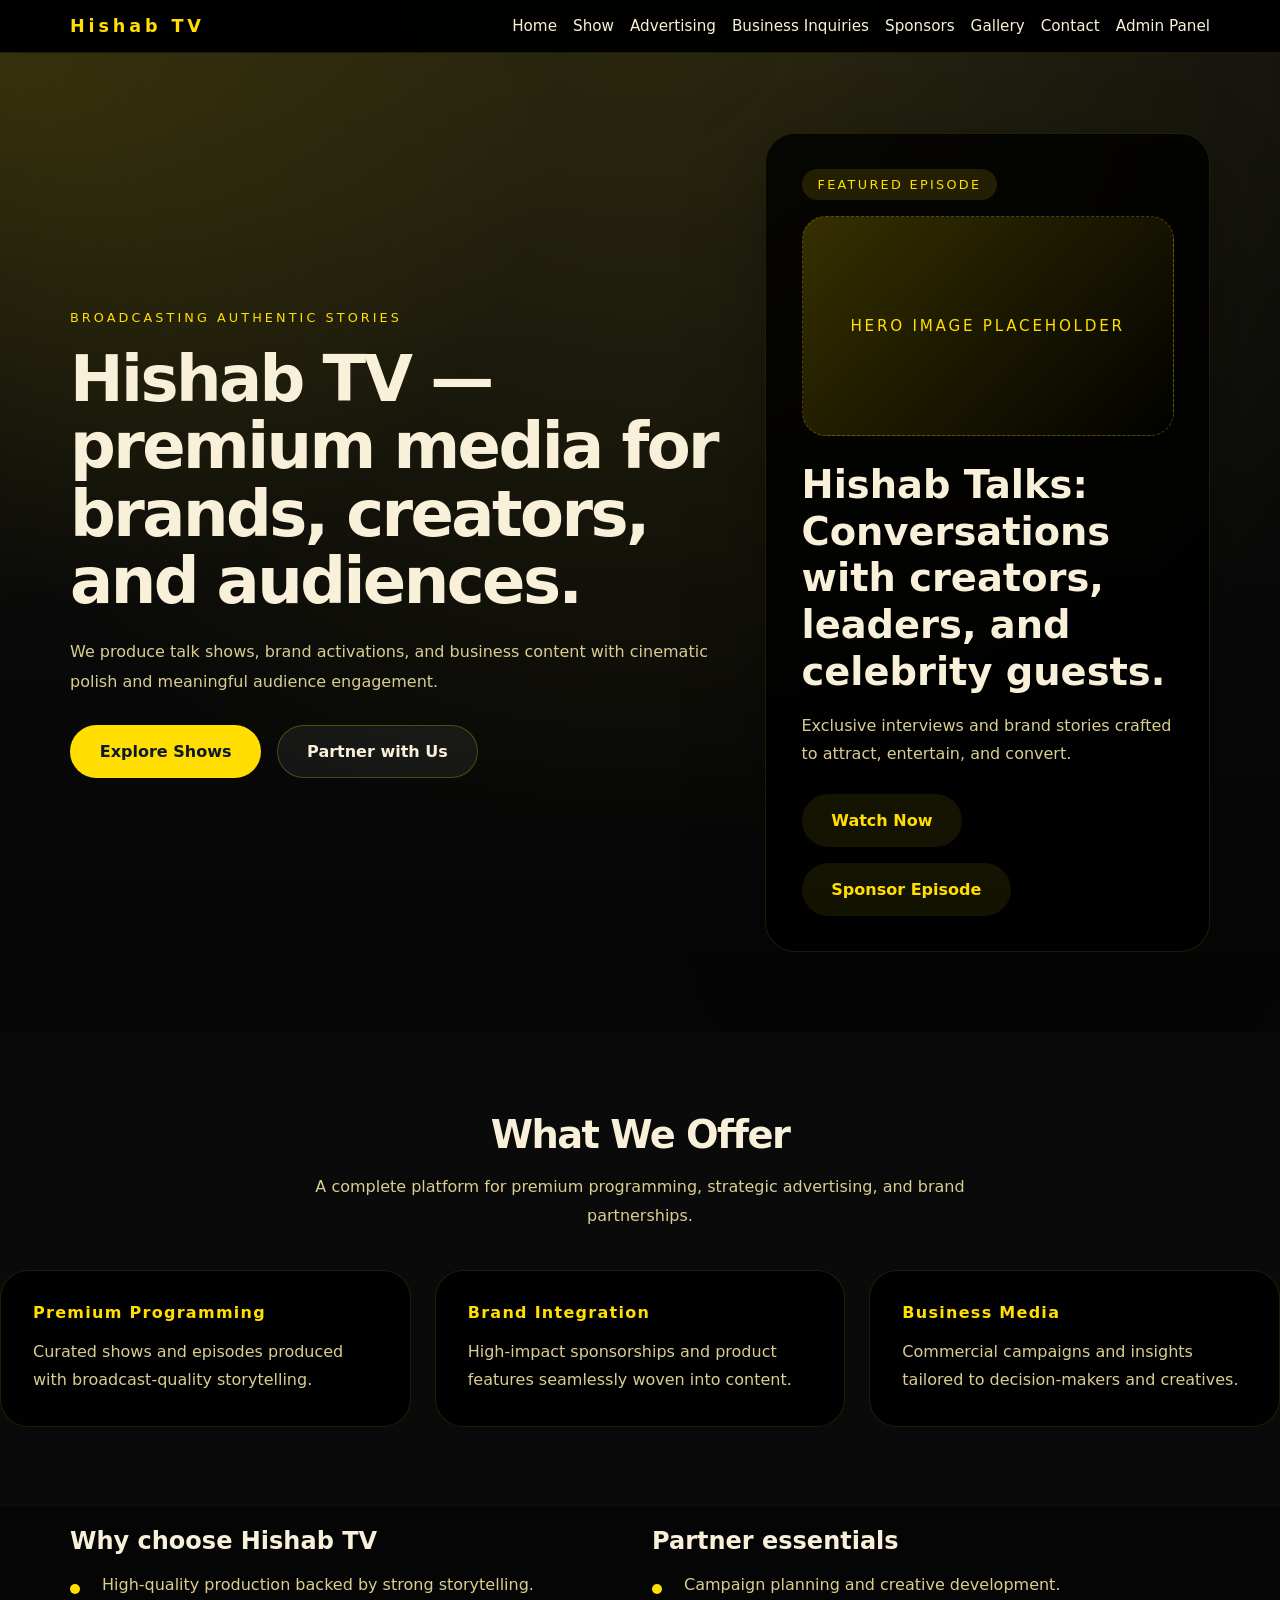
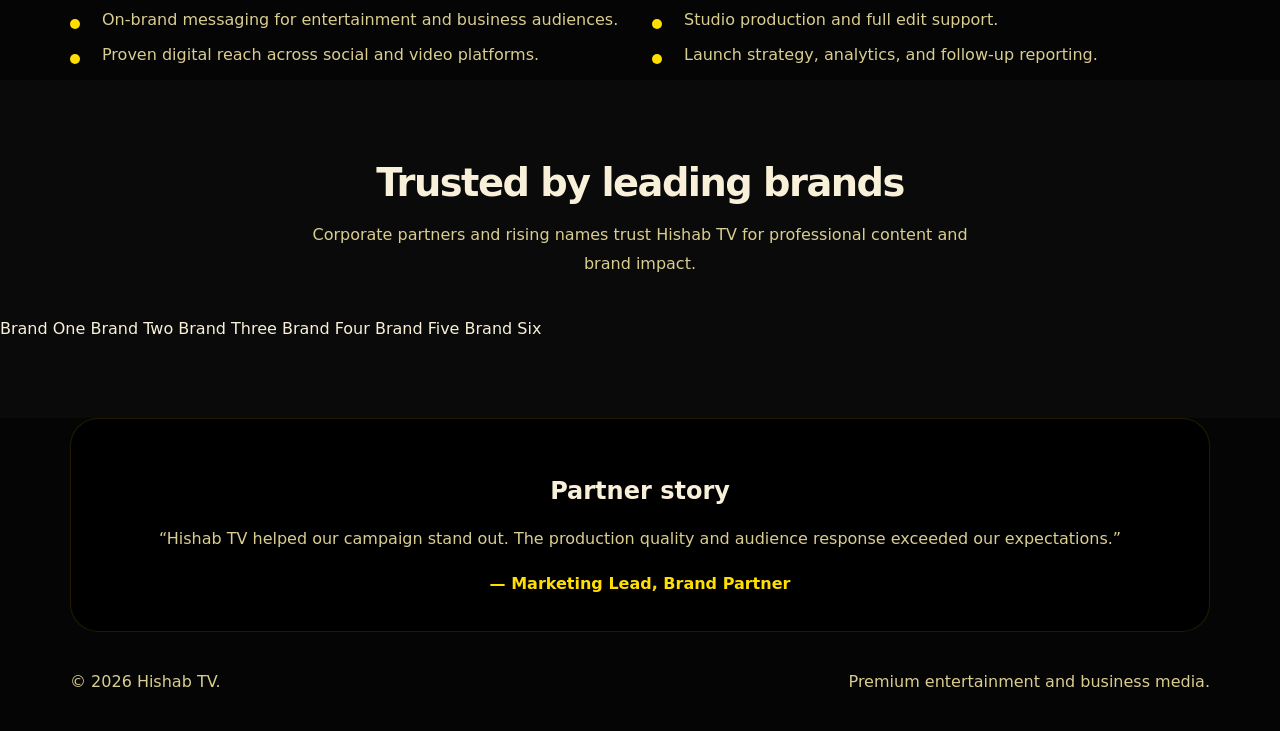
<file: index.html>
<!DOCTYPE html>
<html lang="en">
<head>
  <meta charset="UTF-8" />
  <meta name="viewport" content="width=device-width, initial-scale=1.0" />
  <title>Hishab TV</title>
  <link rel="stylesheet" href="styles.css" />
</head>
<body>
  <header class="site-header">
    <div class="container header-inner">
      <a href="index.html" class="brand">Hishab TV</a>
      <button class="menu-toggle" aria-label="Toggle navigation">☰</button>
      <nav class="site-nav">
        <a href="index.html">Home</a>
        <a href="show.html">Show</a>
        <a href="advertising.html">Advertising</a>
        <a href="business-inquiries.html">Business Inquiries</a>
        <a href="sponsors-partners.html">Sponsors</a>
        <a href="gallery.html">Gallery</a>
        <a href="contact-us.html">Contact</a>
        <a href="admin.html">Admin Panel</a>
      </nav>
    </div>
  </header>

  <main>
    <section class="page-hero">
      <div class="container hero-grid">
        <div class="hero-copy">
          <p class="eyebrow">Broadcasting Authentic Stories</p>
          <h1>Hishab TV — premium media for brands, creators, and audiences.</h1>
          <p>We produce talk shows, brand activations, and business content with cinematic polish and meaningful audience engagement.</p>
          <div class="hero-actions">
            <a class="btn primary" href="show.html">Explore Shows</a>
            <a class="btn secondary" href="business-inquiries.html">Partner with Us</a>
          </div>
        </div>
        <div class="hero-panel">
          <div class="hero-panel-tag">Featured Episode</div>
          <div class="hero-image">Hero image placeholder</div>
          <h2>Hishab Talks: Conversations with creators, leaders, and celebrity guests.</h2>
          <p>Exclusive interviews and brand stories crafted to attract, entertain, and convert.</p>
          <div class="hero-panel-actions">
            <a class="btn tertiary" href="https://www.youtube.com/">Watch Now</a>
            <a class="btn tertiary" href="business-inquiries.html">Sponsor Episode</a>
          </div>
        </div>
      </div>
    </section>

    <section class="section-bg">
      <div class="container section-header">
        <h2>What We Offer</h2>
        <p>A complete platform for premium programming, strategic advertising, and brand partnerships.</p>
      </div>
      <div class="feature-grid">
        <article class="feature-card">
          <h3>Premium Programming</h3>
          <p>Curated shows and episodes produced with broadcast-quality storytelling.</p>
        </article>
        <article class="feature-card">
          <h3>Brand Integration</h3>
          <p>High-impact sponsorships and product features seamlessly woven into content.</p>
        </article>
        <article class="feature-card">
          <h3>Business Media</h3>
          <p>Commercial campaigns and insights tailored to decision-makers and creatives.</p>
        </article>
      </div>
    </section>

    <section class="container section-columns">
      <div>
        <h2>Why choose Hishab TV</h2>
        <ul class="list-check">
          <li>High-quality production backed by strong storytelling.</li>
          <li>On-brand messaging for entertainment and business audiences.</li>
          <li>Proven digital reach across social and video platforms.</li>
        </ul>
      </div>
      <div>
        <h2>Partner essentials</h2>
        <ul class="list-check">
          <li>Campaign planning and creative development.</li>
          <li>Studio production and full edit support.</li>
          <li>Launch strategy, analytics, and follow-up reporting.</li>
        </ul>
      </div>
    </section>

    <section class="section-bg">
      <div class="container section-header">
        <h2>Trusted by leading brands</h2>
        <p>Corporate partners and rising names trust Hishab TV for professional content and brand impact.</p>
      </div>
      <div class="brand-grid">
        <span>Brand One</span>
        <span>Brand Two</span>
        <span>Brand Three</span>
        <span>Brand Four</span>
        <span>Brand Five</span>
        <span>Brand Six</span>
      </div>
    </section>

    <section class="container testimonial-card">
      <h2>Partner story</h2>
      <p>“Hishab TV helped our campaign stand out. The production quality and audience response exceeded our expectations.”</p>
      <strong>— Marketing Lead, Brand Partner</strong>
    </section>
  </main>

  <footer class="site-footer">
    <div class="container footer-inner">
      <p>&copy; 2026 Hishab TV.</p>
      <p>Premium entertainment and business media.</p>
    </div>
  </footer>

  <script src="script.js"></script>
</body>
</html>
</file>
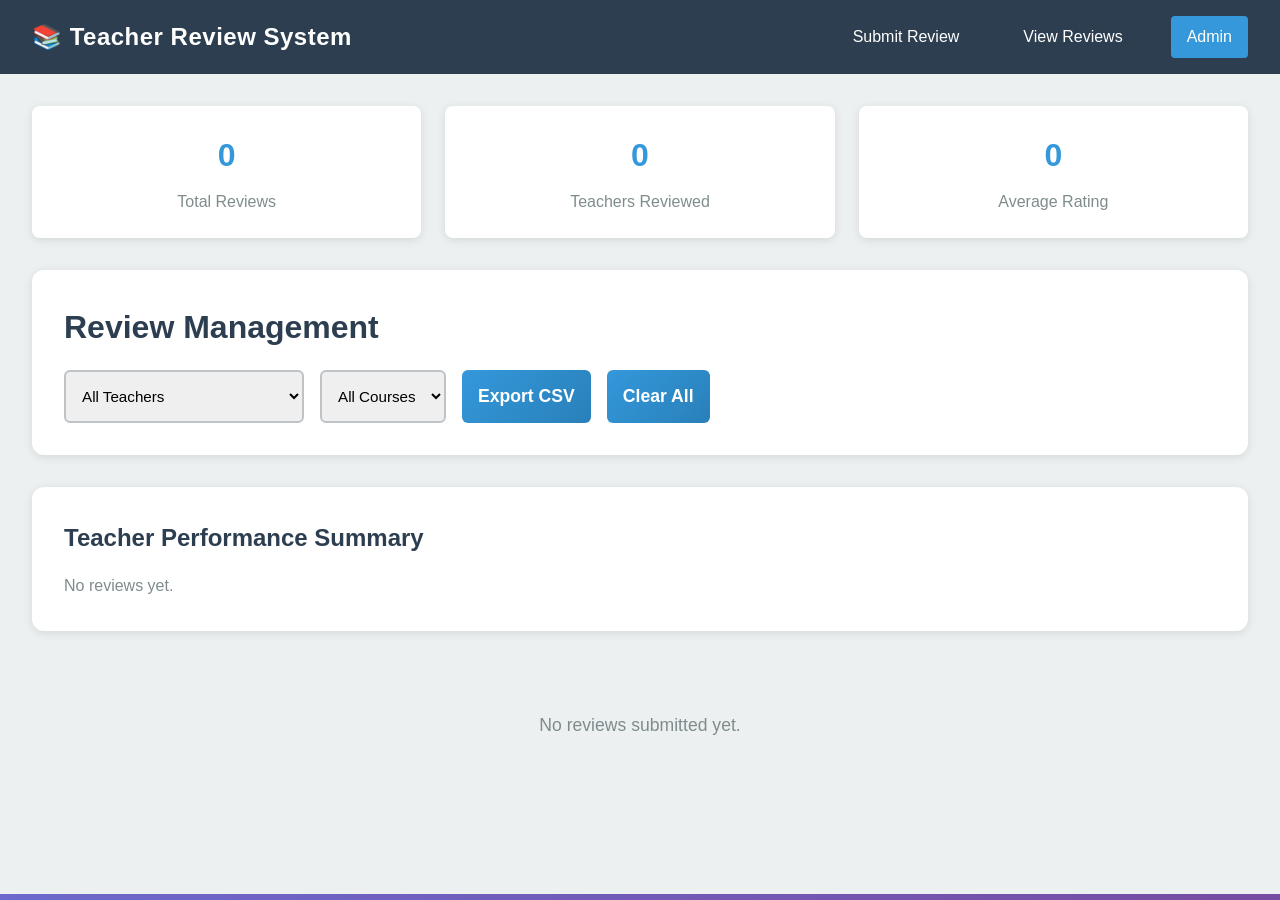
<file: admin-reviews.html>
<!DOCTYPE html>
<html lang="en">
<head>
    <meta charset="UTF-8">
    <meta name="viewport" content="width=device-width, initial-scale=1.0">
    <title>Admin - Teacher Reviews Management</title>
    <link rel="stylesheet" href="teacher-review.css">
</head>
<body>
    <div class="container">
        <!-- Navigation -->
        <nav class="navbar">
            <div class="logo">📚 Teacher Review System</div>
            <div class="nav-links">
                <a href="student-review.html">Submit Review</a>
                <a href="view-reviews.html">View Reviews</a>
                <a href="admin-reviews.html" class="active">Admin</a>
            </div>
        </nav>

        <!-- Main Content -->
        <main class="admin-container">
            <!-- Statistics -->
            <div class="stats-grid">
                <div class="stat-card">
                    <div class="stat-number" id="totalReviews">0</div>
                    <div class="stat-label">Total Reviews</div>
                </div>
                <div class="stat-card">
                    <div class="stat-number" id="totalTeachers">0</div>
                    <div class="stat-label">Teachers Reviewed</div>
                </div>
                <div class="stat-card">
                    <div class="stat-number" id="averageRating">0.0</div>
                    <div class="stat-label">Average Rating</div>
                </div>
            </div>

            <!-- Admin Header -->
            <div class="admin-header">
                <h1>Review Management</h1>
                <div class="filters">
                    <select id="teacherFilter" onchange="filterReviews()">
                        <option value="">All Teachers</option>
                    </select>
                    <select id="courseFilter" onchange="filterReviews()">
                        <option value="">All Courses</option>
                    </select>
                    <button class="btn-submit" onclick="exportReviews()" style="width: auto; margin-top: 0; background-color: var(--success-color);">Export CSV</button>
                    <button class="btn-submit" onclick="clearAllReviews()" style="width: auto; margin-top: 0; background-color: var(--accent-color);">Clear All</button>
                </div>
            </div>

            <!-- Teacher Statistics -->
            <div class="admin-header" style="margin-top: 2rem;">
                <h2>Teacher Performance Summary</h2>
                <div id="teacherStats" style="margin-top: 1rem;"></div>
            </div>

            <!-- Reviews List -->
            <div id="reviewsList" class="reviews-list">
                <!-- Reviews will be populated here -->
            </div>

            <div id="noReviews" class="no-reviews" style="display: none;">
                No reviews submitted yet.
            </div>
        </main>
    </div>

    <script src="admin-reviews.js"></script>
</body>
</html>
</file>
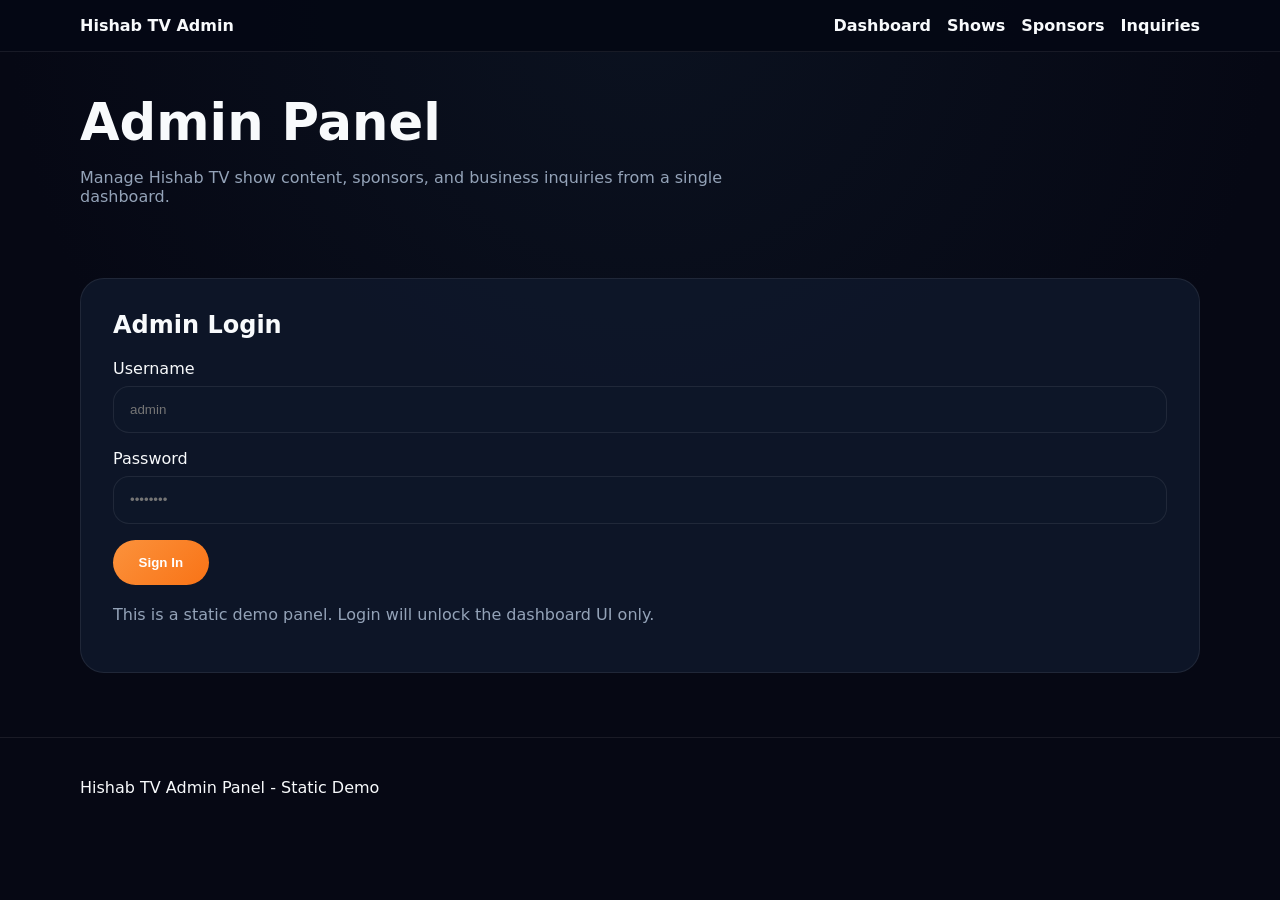
<file: admin.html>
<!DOCTYPE html>
<html lang="en">
<head>
  <meta charset="UTF-8" />
  <meta name="viewport" content="width=device-width, initial-scale=1.0" />
  <title>Hishab TV Admin Panel</title>
  <link rel="stylesheet" href="admin.css" />
</head>
<body>
  <header class="admin-header">
    <div class="container admin-header-inner">
      <a class="brand" href="index.html">Hishab TV Admin</a>
      <nav class="admin-nav">
        <a href="#dashboard">Dashboard</a>
        <a href="#shows">Shows</a>
        <a href="#sponsors">Sponsors</a>
        <a href="#inquiries">Inquiries</a>
      </nav>
    </div>
  </header>

  <main class="admin-main">
    <section class="admin-hero">
      <div class="container">
        <h1>Admin Panel</h1>
        <p>Manage Hishab TV show content, sponsors, and business inquiries from a single dashboard.</p>
      </div>
    </section>

    <section class="admin-login" id="login-section">
      <div class="container card">
        <h2>Admin Login</h2>
        <form id="login-form">
          <label>
            Username
            <input type="text" id="username" placeholder="admin" required />
          </label>
          <label>
            Password
            <input type="password" id="password" placeholder="••••••••" required />
          </label>
          <button type="submit" class="btn primary">Sign In</button>
        </form>
        <p class="note">This is a static demo panel. Login will unlock the dashboard UI only.</p>
      </div>
    </section>

    <section class="admin-dashboard hidden" id="dashboard">
      <div class="container">
        <div class="dashboard-grid">
          <div class="dashboard-card">
            <h3>Total Shows</h3>
            <p>18</p>
          </div>
          <div class="dashboard-card">
            <h3>Active Sponsors</h3>
            <p>12</p>
          </div>
          <div class="dashboard-card">
            <h3>Pending Inquiries</h3>
            <p>7</p>
          </div>
        </div>
      </div>
    </section>

    <section class="admin-section hidden" id="shows">
      <div class="container">
        <div class="section-header">
          <h2>Shows Management</h2>
          <p>Add, edit, or remove show entries for the homepage and episode listings.</p>
        </div>
        <div class="table-card">
          <table>
            <thead>
              <tr>
                <th>Show</th>
                <th>Status</th>
                <th>Air Date</th>
                <th>Actions</th>
              </tr>
            </thead>
            <tbody>
              <tr>
                <td>Hishab Talks</td>
                <td>Live</td>
                <td>May 24, 2026</td>
                <td><button>Edit</button><button>Delete</button></td>
              </tr>
              <tr>
                <td>Brand Spotlight</td>
                <td>Upcoming</td>
                <td>June 3, 2026</td>
                <td><button>Edit</button><button>Delete</button></td>
              </tr>
            </tbody>
          </table>
        </div>
      </div>
    </section>

    <section class="admin-section hidden" id="sponsors">
      <div class="container">
        <div class="section-header">
          <h2>Sponsors & Partners</h2>
          <p>Review approved sponsors and edit their promotional status.</p>
        </div>
        <div class="table-card">
          <table>
            <thead>
              <tr>
                <th>Brand</th>
                <th>Category</th>
                <th>Status</th>
                <th>Actions</th>
              </tr>
            </thead>
            <tbody>
              <tr>
                <td>Brand One</td>
                <td>Tech</td>
                <td>Active</td>
                <td><button>Edit</button><button>Disable</button></td>
              </tr>
              <tr>
                <td>Brand Three</td>
                <td>Fashion</td>
                <td>Active</td>
                <td><button>Edit</button><button>Disable</button></td>
              </tr>
            </tbody>
          </table>
        </div>
      </div>
    </section>

    <section class="admin-section hidden" id="inquiries">
      <div class="container">
        <div class="section-header">
          <h2>Business Inquiries</h2>
          <p>Track new leads and respond to incoming requests from partners and sponsors.</p>
        </div>
        <div class="inquiry-list">
          <article>
            <div>
              <strong>Imran H.</strong>
              <p>Requesting advertising partnership for digital campaign.</p>
            </div>
            <span>New</span>
          </article>
          <article>
            <div>
              <strong>Rita B.</strong>
              <p>Interested in sponsor placement for the next episode.</p>
            </div>
            <span>Pending</span>
          </article>
        </div>
      </div>
    </section>
  </main>

  <footer class="admin-footer">
    <div class="container">
      <p>Hishab TV Admin Panel - Static Demo</p>
    </div>
  </footer>

  <script src="admin.js"></script>
</body>
</html>
</file>
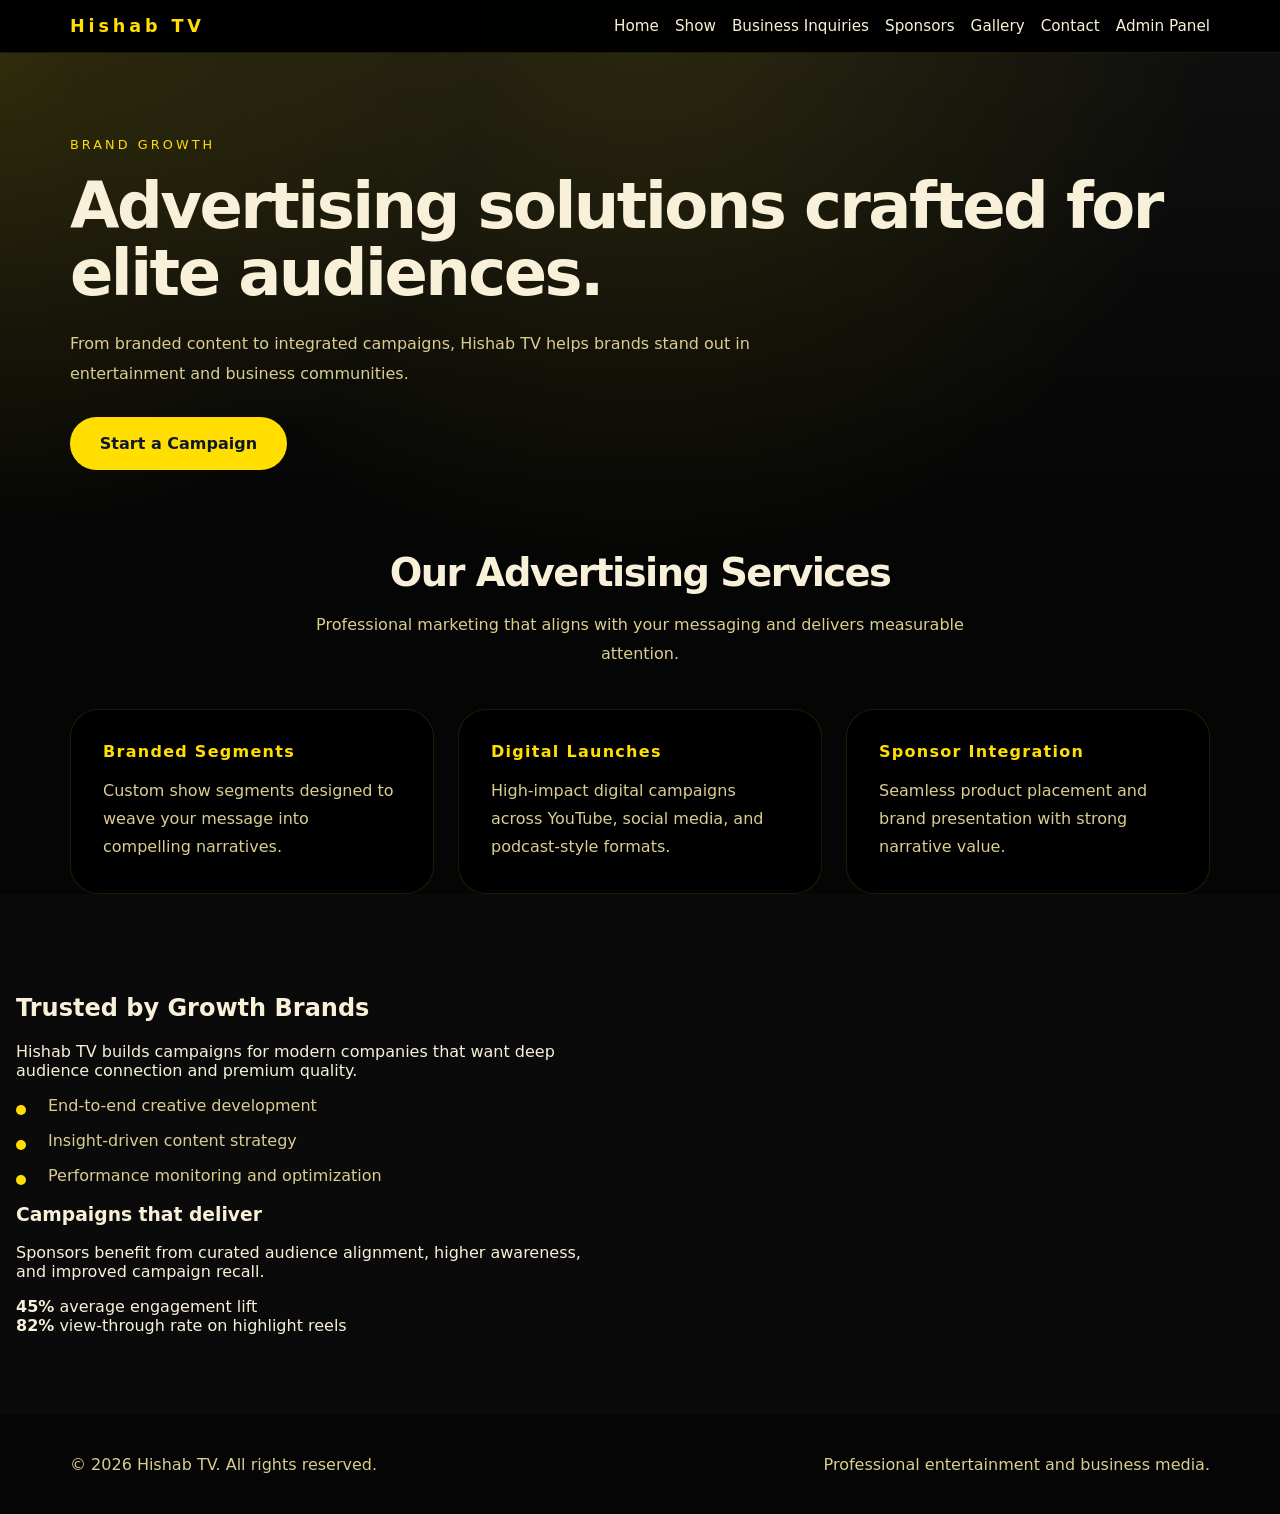
<file: advertising.html>
<!DOCTYPE html>
<html lang="en">
<head>
  <meta charset="UTF-8" />
  <meta name="viewport" content="width=device-width, initial-scale=1.0" />
  <title>Hishab TV | Advertising</title>
  <link rel="stylesheet" href="styles.css" />
</head>
<body>
  <header class="site-header">
    <div class="container header-inner">
      <a href="index.html" class="brand">Hishab TV</a>
      <button class="menu-toggle" aria-label="Toggle navigation">☰</button>
      <nav class="site-nav">
        <a href="index.html">Home</a>
        <a href="show.html">Show</a>
        <a href="business-inquiries.html">Business Inquiries</a>
        <a href="sponsors-partners.html">Sponsors</a>
        <a href="gallery.html">Gallery</a>
        <a href="contact-us.html">Contact</a>
        <a href="admin.html">Admin Panel</a>
      </nav>
    </div>
  </header>

  <main>
    <section class="page-hero">
      <div class="container hero-copy">
        <p class="eyebrow">Brand Growth</p>
        <h1>Advertising solutions crafted for elite audiences.</h1>
        <p>From branded content to integrated campaigns, Hishab TV helps brands stand out in entertainment and business communities.</p>
        <a class="btn primary" href="business-inquiries.html">Start a Campaign</a>
      </div>
    </section>

    <section class="container section-header">
      <h2>Our Advertising Services</h2>
      <p>Professional marketing that aligns with your messaging and delivers measurable attention.</p>
    </section>

    <section class="container feature-grid">
      <article class="feature-card">
        <h3>Branded Segments</h3>
        <p>Custom show segments designed to weave your message into compelling narratives.</p>
      </article>
      <article class="feature-card">
        <h3>Digital Launches</h3>
        <p>High-impact digital campaigns across YouTube, social media, and podcast-style formats.</p>
      </article>
      <article class="feature-card">
        <h3>Sponsor Integration</h3>
        <p>Seamless product placement and brand presentation with strong narrative value.</p>
      </article>
    </section>

    <section class="section-bg section-columns">
      <div class="container">
        <div>
          <h2>Trusted by Growth Brands</h2>
          <p>Hishab TV builds campaigns for modern companies that want deep audience connection and premium quality.</p>
          <ul class="list-check">
            <li>End-to-end creative development</li>
            <li>Insight-driven content strategy</li>
            <li>Performance monitoring and optimization</li>
          </ul>
        </div>
        <div class="ad-panel">
          <h3>Campaigns that deliver</h3>
          <p>Sponsors benefit from curated audience alignment, higher awareness, and improved campaign recall.</p>
          <div class="stat-block">
            <strong>45%</strong>
            <span>average engagement lift</span>
          </div>
          <div class="stat-block">
            <strong>82%</strong>
            <span>view-through rate on highlight reels</span>
          </div>
        </div>
      </div>
    </section>
  </main>

  <footer class="site-footer">
    <div class="container footer-inner">
      <p>&copy; 2026 Hishab TV. All rights reserved.</p>
      <p>Professional entertainment and business media.</p>
    </div>
  </footer>

  <script src="script.js"></script>
</body>
</html>
</file>
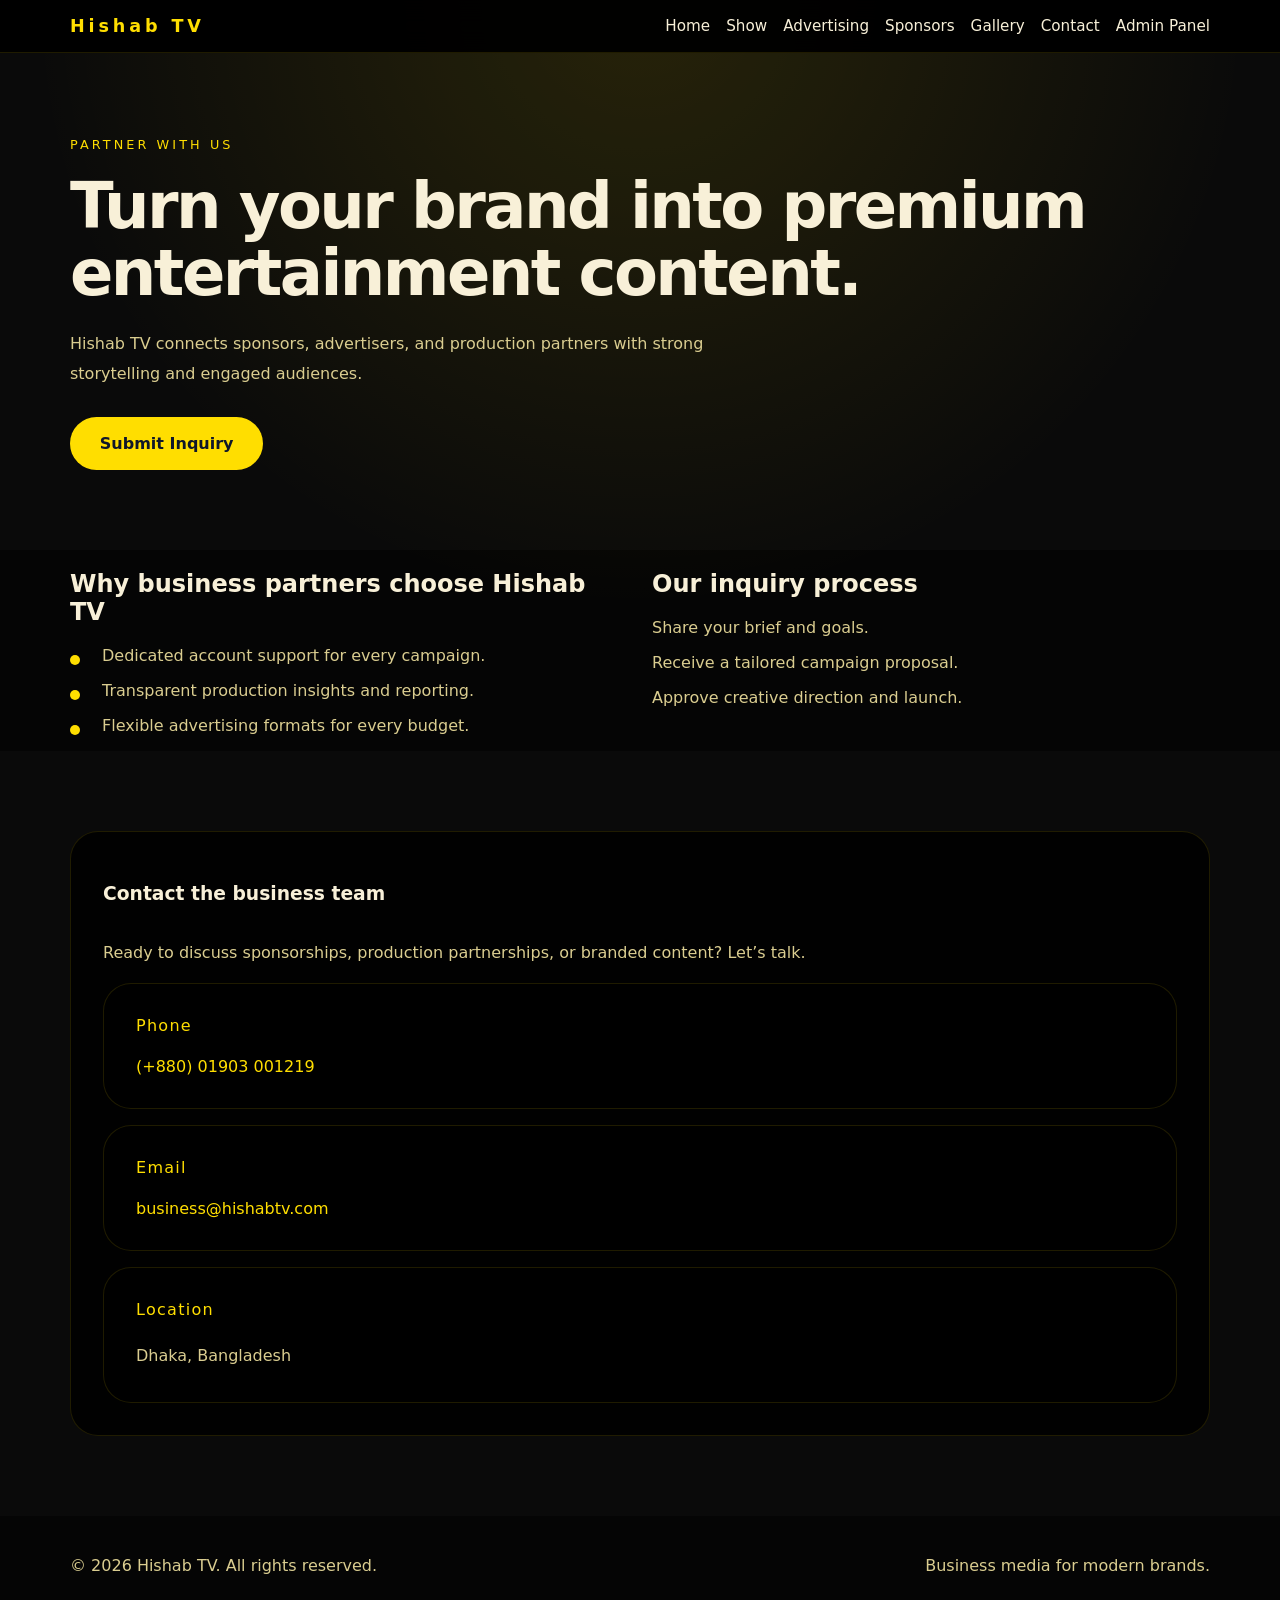
<file: business-inquiries.html>
<!DOCTYPE html>
<html lang="en">
<head>
  <meta charset="UTF-8" />
  <meta name="viewport" content="width=device-width, initial-scale=1.0" />
  <title>Hishab TV | Business Inquiries</title>
  <link rel="stylesheet" href="styles.css" />
</head>
<body>
  <header class="site-header">
    <div class="container header-inner">
      <a href="index.html" class="brand">Hishab TV</a>
      <button class="menu-toggle" aria-label="Toggle navigation">☰</button>
      <nav class="site-nav">
        <a href="index.html">Home</a>
        <a href="show.html">Show</a>
        <a href="advertising.html">Advertising</a>
        <a href="sponsors-partners.html">Sponsors</a>
        <a href="gallery.html">Gallery</a>
        <a href="contact-us.html">Contact</a>
        <a href="admin.html">Admin Panel</a>
      </nav>
    </div>
  </header>

  <main>
    <section class="page-hero page-hero-light">
      <div class="container hero-copy">
        <p class="eyebrow">Partner with Us</p>
        <h1>Turn your brand into premium entertainment content.</h1>
        <p>Hishab TV connects sponsors, advertisers, and production partners with strong storytelling and engaged audiences.</p>
        <a class="btn primary" href="contact-us.html">Submit Inquiry</a>
      </div>
    </section>

    <section class="container section-columns">
      <div>
        <h2>Why business partners choose Hishab TV</h2>
        <ul class="list-check">
          <li>Dedicated account support for every campaign.</li>
          <li>Transparent production insights and reporting.</li>
          <li>Flexible advertising formats for every budget.</li>
        </ul>
      </div>
      <div>
        <h2>Our inquiry process</h2>
        <ol class="inquiry-steps">
          <li>Share your brief and goals.</li>
          <li>Receive a tailored campaign proposal.</li>
          <li>Approve creative direction and launch.</li>
        </ol>
      </div>
    </section>

    <section class="section-bg contact-panel">
      <div class="container">
        <div class="panel-card">
          <h3>Contact the business team</h3>
          <p>Ready to discuss sponsorships, production partnerships, or branded content? Let’s talk.</p>
          <div class="contact-card">
            <span>Phone</span>
            <a href="tel:+8801903001219">(+880) 01903 001219</a>
          </div>
          <div class="contact-card">
            <span>Email</span>
            <a href="mailto:business@hishabtv.com">business@hishabtv.com</a>
          </div>
          <div class="contact-card">
            <span>Location</span>
            <p>Dhaka, Bangladesh</p>
          </div>
        </div>
      </div>
    </section>
  </main>

  <footer class="site-footer">
    <div class="container footer-inner">
      <p>&copy; 2026 Hishab TV. All rights reserved.</p>
      <p>Business media for modern brands.</p>
    </div>
  </footer>

  <script src="script.js"></script>
</body>
</html>
</file>
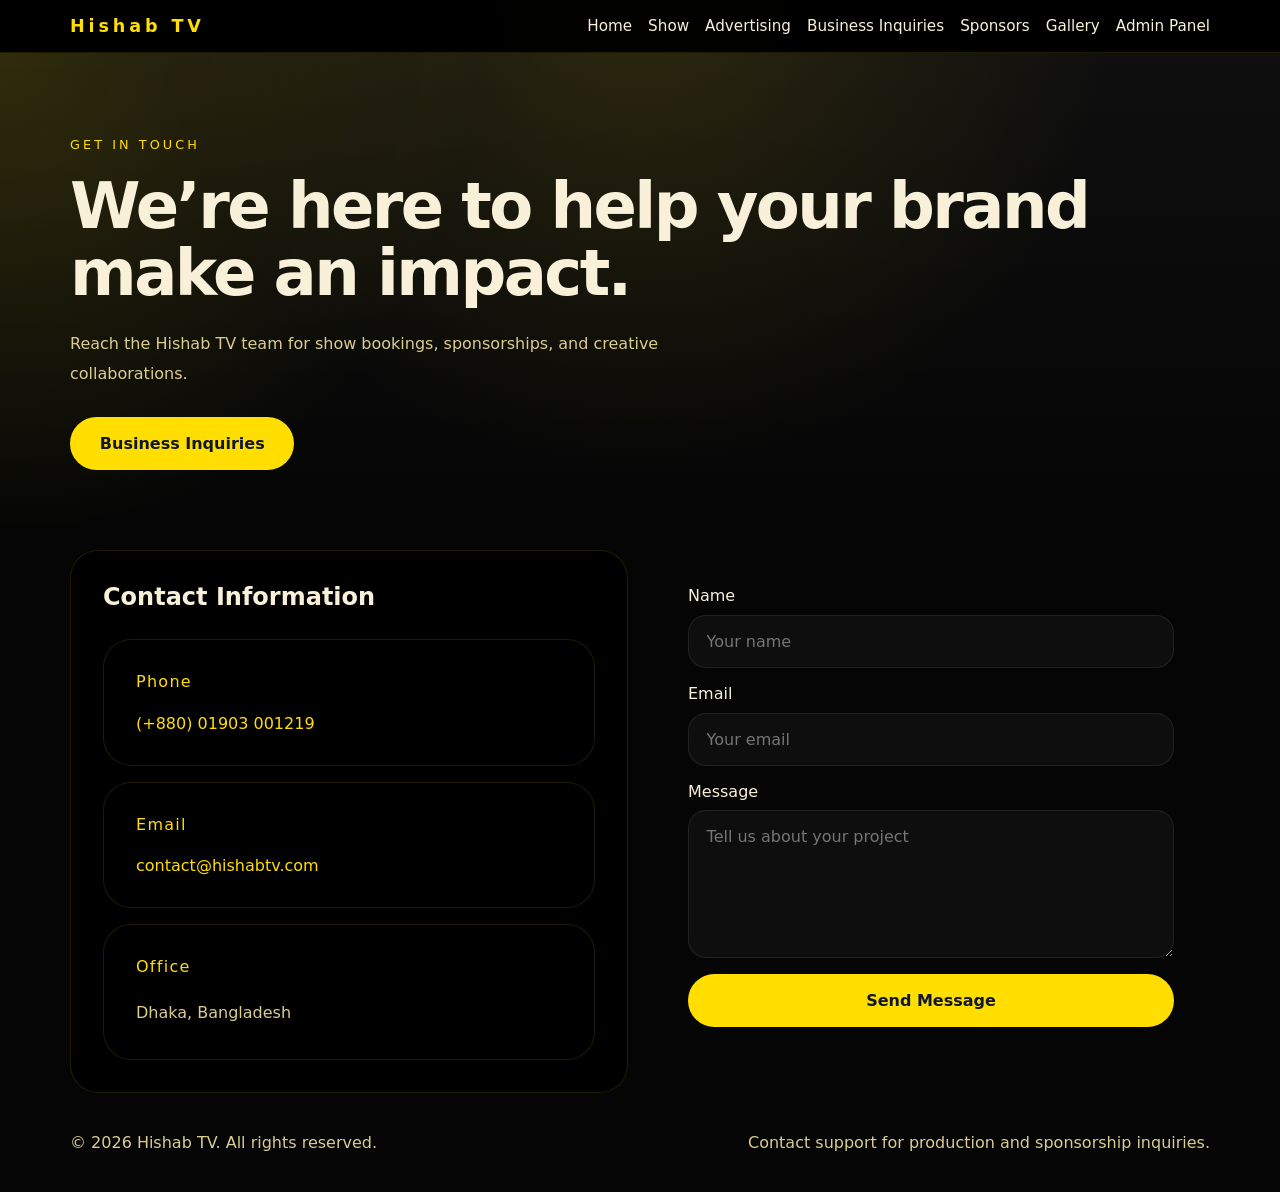
<file: contact-us.html>
<!DOCTYPE html>
<html lang="en">
<head>
  <meta charset="UTF-8" />
  <meta name="viewport" content="width=device-width, initial-scale=1.0" />
  <title>Hishab TV | Contact Us</title>
  <link rel="stylesheet" href="styles.css" />
</head>
<body>
  <header class="site-header">
    <div class="container header-inner">
      <a href="index.html" class="brand">Hishab TV</a>
      <button class="menu-toggle" aria-label="Toggle navigation">☰</button>
      <nav class="site-nav">
        <a href="index.html">Home</a>
        <a href="show.html">Show</a>
        <a href="advertising.html">Advertising</a>
        <a href="business-inquiries.html">Business Inquiries</a>
        <a href="sponsors-partners.html">Sponsors</a>
        <a href="gallery.html">Gallery</a>
        <a href="admin.html">Admin Panel</a>
      </nav>
    </div>
  </header>

  <main>
    <section class="page-hero">
      <div class="container hero-copy">
        <p class="eyebrow">Get in Touch</p>
        <h1>We’re here to help your brand make an impact.</h1>
        <p>Reach the Hishab TV team for show bookings, sponsorships, and creative collaborations.</p>
        <a class="btn primary" href="business-inquiries.html">Business Inquiries</a>
      </div>
    </section>

    <section class="container section-columns contact-grid">
      <div class="contact-card-panel">
        <h2>Contact Information</h2>
        <div class="contact-card">
          <span>Phone</span>
          <a href="tel:+8801903001219">(+880) 01903 001219</a>
        </div>
        <div class="contact-card">
          <span>Email</span>
          <a href="mailto:contact@hishabtv.com">contact@hishabtv.com</a>
        </div>
        <div class="contact-card">
          <span>Office</span>
          <p>Dhaka, Bangladesh</p>
        </div>
      </div>

      <form class="contact-form" action="mailto:contact@hishabtv.com" method="post" enctype="text/plain">
        <label>
          Name
          <input type="text" name="name" placeholder="Your name" required />
        </label>
        <label>
          Email
          <input type="email" name="email" placeholder="Your email" required />
        </label>
        <label>
          Message
          <textarea name="message" placeholder="Tell us about your project" rows="6" required></textarea>
        </label>
        <button type="submit" class="btn primary">Send Message</button>
      </form>
    </section>
  </main>

  <footer class="site-footer">
    <div class="container footer-inner">
      <p>&copy; 2026 Hishab TV. All rights reserved.</p>
      <p>Contact support for production and sponsorship inquiries.</p>
    </div>
  </footer>

  <script src="script.js"></script>
</body>
</html>
</file>
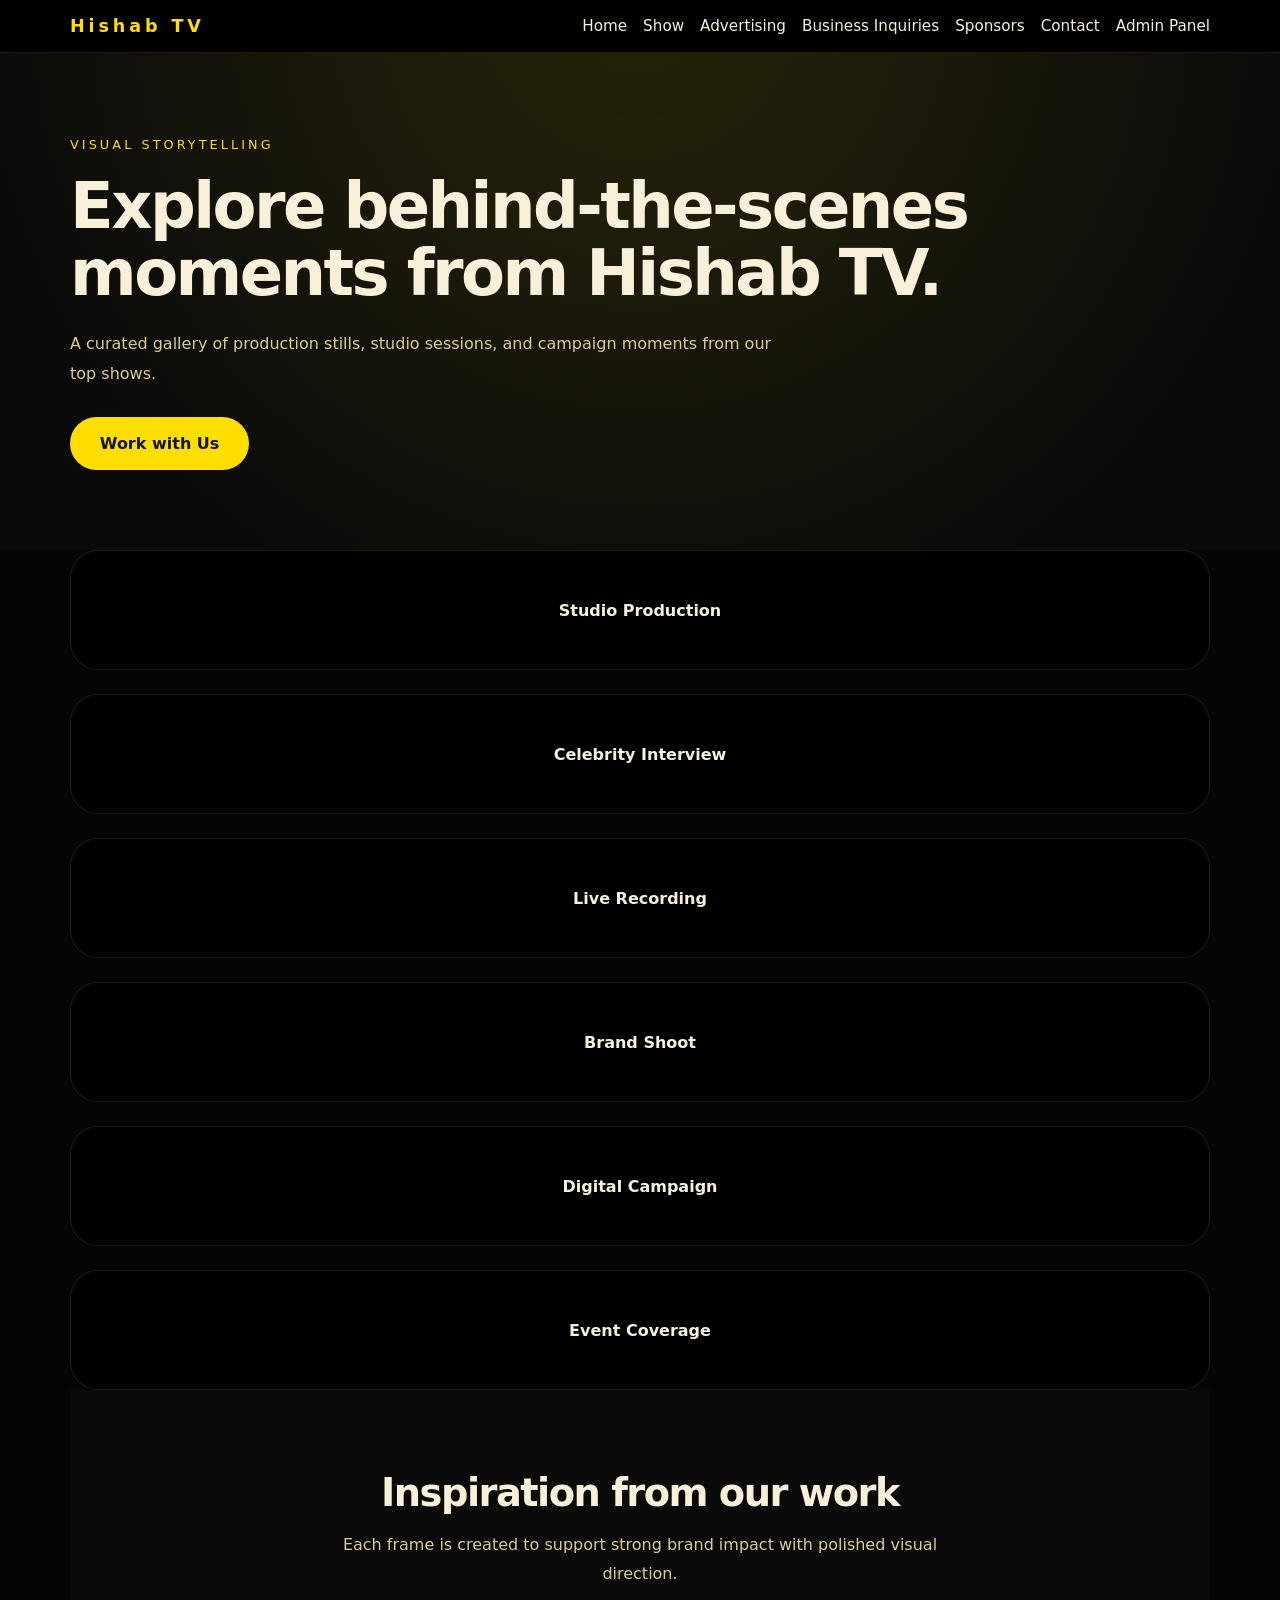
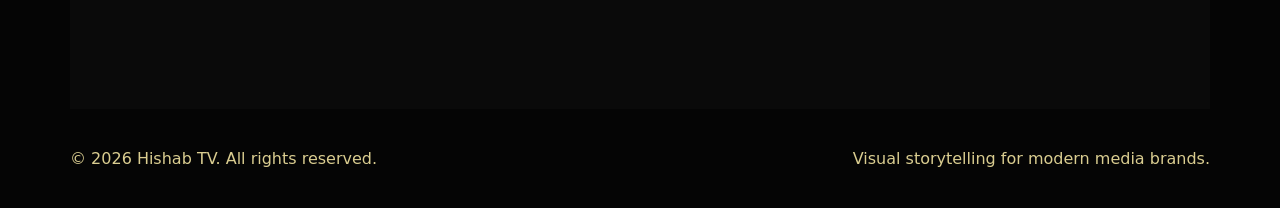
<file: gallery.html>
<!DOCTYPE html>
<html lang="en">
<head>
  <meta charset="UTF-8" />
  <meta name="viewport" content="width=device-width, initial-scale=1.0" />
  <title>Hishab TV | Gallery</title>
  <link rel="stylesheet" href="styles.css" />
</head>
<body>
  <header class="site-header">
    <div class="container header-inner">
      <a href="index.html" class="brand">Hishab TV</a>
      <button class="menu-toggle" aria-label="Toggle navigation">☰</button>
      <nav class="site-nav">
        <a href="index.html">Home</a>
        <a href="show.html">Show</a>
        <a href="advertising.html">Advertising</a>
        <a href="business-inquiries.html">Business Inquiries</a>
        <a href="sponsors-partners.html">Sponsors</a>
        <a href="contact-us.html">Contact</a>
        <a href="admin.html">Admin Panel</a>
      </nav>
    </div>
  </header>

  <main>
    <section class="page-hero page-hero-light">
      <div class="container hero-copy">
        <p class="eyebrow">Visual Storytelling</p>
        <h1>Explore behind-the-scenes moments from Hishab TV.</h1>
        <p>A curated gallery of production stills, studio sessions, and campaign moments from our top shows.</p>
        <a class="btn primary" href="contact-us.html">Work with Us</a>
      </div>
    </section>

    <section class="container gallery-grid">
      <div class="gallery-card">Studio Production</div>
      <div class="gallery-card">Celebrity Interview</div>
      <div class="gallery-card">Live Recording</div>
      <div class="gallery-card">Brand Shoot</div>
      <div class="gallery-card">Digital Campaign</div>
      <div class="gallery-card">Event Coverage</div>
    </section>

    <section class="section-bg container">
      <div class="section-header">
        <h2>Inspiration from our work</h2>
        <p>Each frame is created to support strong brand impact with polished visual direction.</p>
      </div>
    </section>
  </main>

  <footer class="site-footer">
    <div class="container footer-inner">
      <p>&copy; 2026 Hishab TV. All rights reserved.</p>
      <p>Visual storytelling for modern media brands.</p>
    </div>
  </footer>

  <script src="script.js"></script>
</body>
</html>
</file>
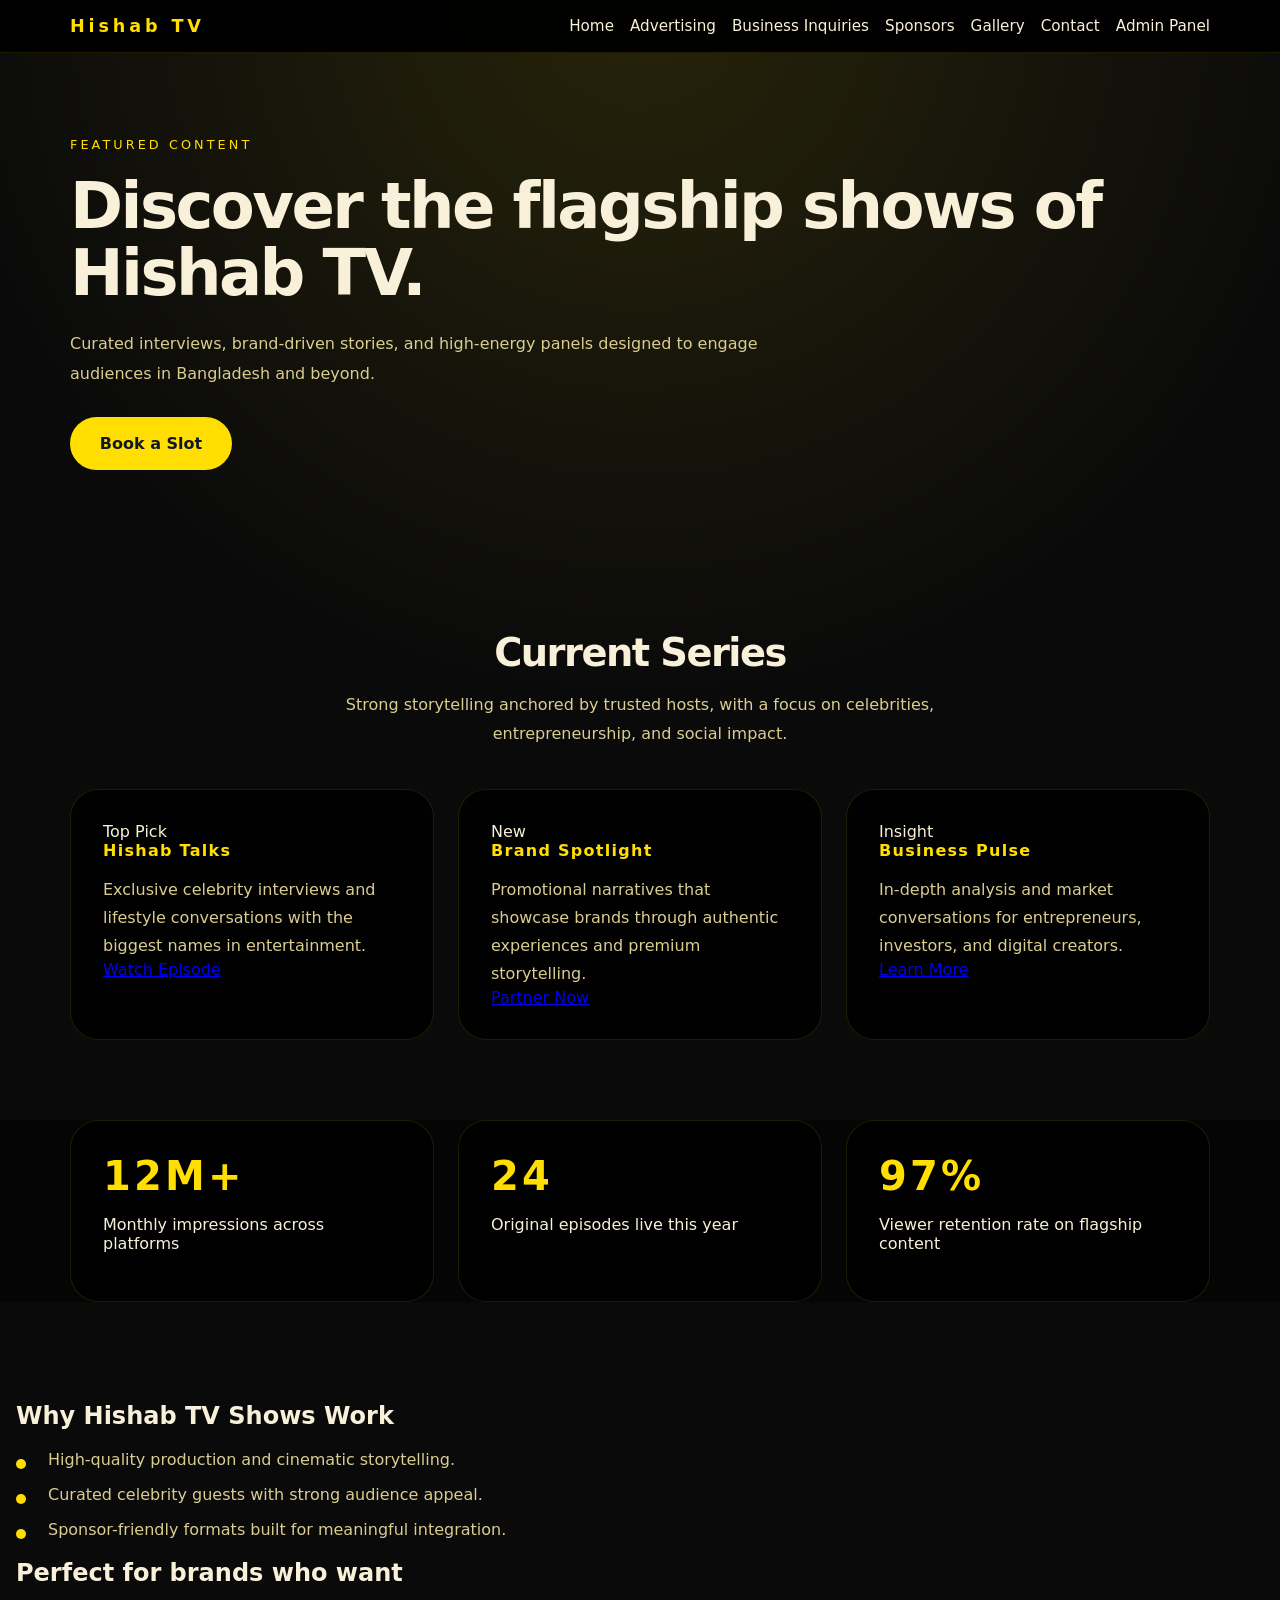
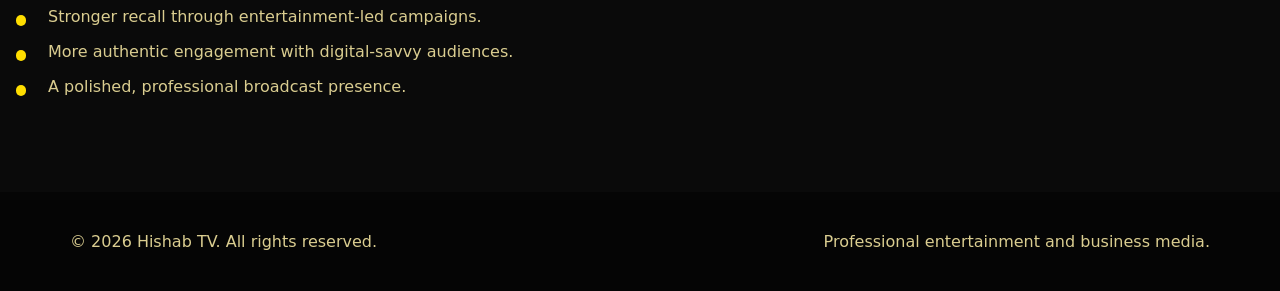
<file: show.html>
<!DOCTYPE html>
<html lang="en">
<head>
  <meta charset="UTF-8" />
  <meta name="viewport" content="width=device-width, initial-scale=1.0" />
  <title>Hishab TV | Shows</title>
  <link rel="stylesheet" href="styles.css" />
</head>
<body>
  <header class="site-header">
    <div class="container header-inner">
      <a href="index.html" class="brand">Hishab TV</a>
      <button class="menu-toggle" aria-label="Toggle navigation">☰</button>
      <nav class="site-nav">
        <a href="index.html">Home</a>
        <a href="advertising.html">Advertising</a>
        <a href="business-inquiries.html">Business Inquiries</a>
        <a href="sponsors-partners.html">Sponsors</a>
        <a href="gallery.html">Gallery</a>
        <a href="contact-us.html">Contact</a>
        <a href="admin.html">Admin Panel</a>
      </nav>
    </div>
  </header>

  <main>
    <section class="page-hero page-hero-light">
      <div class="container hero-copy">
        <p class="eyebrow">Featured Content</p>
        <h1>Discover the flagship shows of Hishab TV.</h1>
        <p>Curated interviews, brand-driven stories, and high-energy panels designed to engage audiences in Bangladesh and beyond.</p>
        <a class="btn primary" href="contact-us.html">Book a Slot</a>
      </div>
    </section>

    <section class="section-bg">
      <div class="container">
        <div class="section-header">
          <h2>Current Series</h2>
          <p>Strong storytelling anchored by trusted hosts, with a focus on celebrities, entrepreneurship, and social impact.</p>
        </div>

        <div class="feature-grid">
          <article class="feature-card">
            <span class="feature-tag">Top Pick</span>
            <h3>Hishab Talks</h3>
            <p>Exclusive celebrity interviews and lifestyle conversations with the biggest names in entertainment.</p>
            <a class="link-btn" href="https://www.youtube.com/">Watch Episode</a>
          </article>
          <article class="feature-card">
            <span class="feature-tag">New</span>
            <h3>Brand Spotlight</h3>
            <p>Promotional narratives that showcase brands through authentic experiences and premium storytelling.</p>
            <a class="link-btn" href="contact-us.html">Partner Now</a>
          </article>
          <article class="feature-card">
            <span class="feature-tag">Insight</span>
            <h3>Business Pulse</h3>
            <p>In-depth analysis and market conversations for entrepreneurs, investors, and digital creators.</p>
            <a class="link-btn" href="contact-us.html">Learn More</a>
          </article>
        </div>
      </div>
    </section>

    <section class="container stats-grid">
      <div class="stat-card">
        <h3>12M+</h3>
        <p>Monthly impressions across platforms</p>
      </div>
      <div class="stat-card">
        <h3>24</h3>
        <p>Original episodes live this year</p>
      </div>
      <div class="stat-card">
        <h3>97%</h3>
        <p>Viewer retention rate on flagship content</p>
      </div>
    </section>

    <section class="section-bg section-columns">
      <div class="container">
        <div>
          <h2>Why Hishab TV Shows Work</h2>
          <ul class="list-check">
            <li>High-quality production and cinematic storytelling.</li>
            <li>Curated celebrity guests with strong audience appeal.</li>
            <li>Sponsor-friendly formats built for meaningful integration.</li>
          </ul>
        </div>
        <div>
          <h2>Perfect for brands who want</h2>
          <ul class="list-check">
            <li>Stronger recall through entertainment-led campaigns.</li>
            <li>More authentic engagement with digital-savvy audiences.</li>
            <li>A polished, professional broadcast presence.</li>
          </ul>
        </div>
      </div>
    </section>
  </main>

  <footer class="site-footer">
    <div class="container footer-inner">
      <p>&copy; 2026 Hishab TV. All rights reserved.</p>
      <p>Professional entertainment and business media.</p>
    </div>
  </footer>

  <script src="script.js"></script>
</body>
</html>
</file>
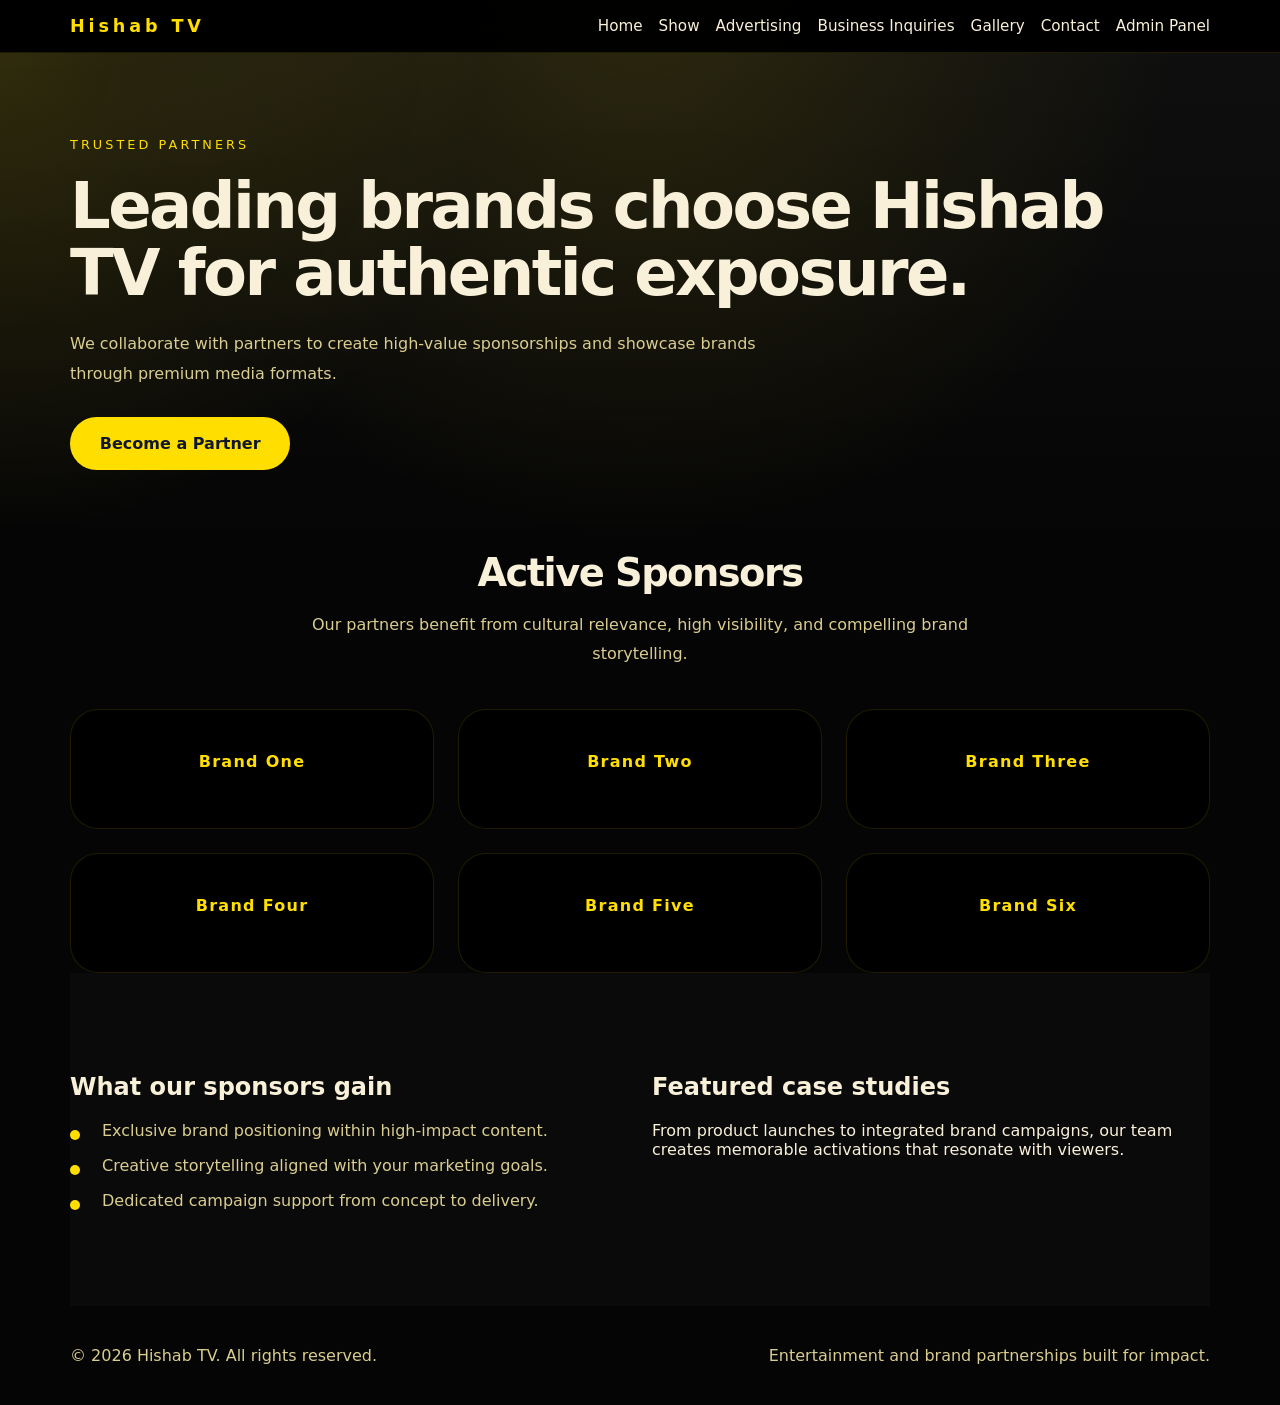
<file: sponsors-partners.html>
<!DOCTYPE html>
<html lang="en">
<head>
  <meta charset="UTF-8" />
  <meta name="viewport" content="width=device-width, initial-scale=1.0" />
  <title>Hishab TV | Sponsors & Partners</title>
  <link rel="stylesheet" href="styles.css" />
</head>
<body>
  <header class="site-header">
    <div class="container header-inner">
      <a href="index.html" class="brand">Hishab TV</a>
      <button class="menu-toggle" aria-label="Toggle navigation">☰</button>
      <nav class="site-nav">
        <a href="index.html">Home</a>
        <a href="show.html">Show</a>
        <a href="advertising.html">Advertising</a>
        <a href="business-inquiries.html">Business Inquiries</a>
        <a href="gallery.html">Gallery</a>
        <a href="contact-us.html">Contact</a>
        <a href="admin.html">Admin Panel</a>
      </nav>
    </div>
  </header>

  <main>
    <section class="page-hero">
      <div class="container hero-copy">
        <p class="eyebrow">Trusted Partners</p>
        <h1>Leading brands choose Hishab TV for authentic exposure.</h1>
        <p>We collaborate with partners to create high-value sponsorships and showcase brands through premium media formats.</p>
        <a class="btn primary" href="business-inquiries.html">Become a Partner</a>
      </div>
    </section>

    <section class="container section-header">
      <h2>Active Sponsors</h2>
      <p>Our partners benefit from cultural relevance, high visibility, and compelling brand storytelling.</p>
    </section>

    <section class="container sponsor-grid">
      <div class="sponsor-card">
        <span>Brand One</span>
      </div>
      <div class="sponsor-card">
        <span>Brand Two</span>
      </div>
      <div class="sponsor-card">
        <span>Brand Three</span>
      </div>
      <div class="sponsor-card">
        <span>Brand Four</span>
      </div>
      <div class="sponsor-card">
        <span>Brand Five</span>
      </div>
      <div class="sponsor-card">
        <span>Brand Six</span>
      </div>
    </section>

    <section class="section-bg container section-columns">
      <div>
        <h2>What our sponsors gain</h2>
        <ul class="list-check">
          <li>Exclusive brand positioning within high-impact content.</li>
          <li>Creative storytelling aligned with your marketing goals.</li>
          <li>Dedicated campaign support from concept to delivery.</li>
        </ul>
      </div>
      <div>
        <h2>Featured case studies</h2>
        <p>From product launches to integrated brand campaigns, our team creates memorable activations that resonate with viewers.</p>
      </div>
    </section>
  </main>

  <footer class="site-footer">
    <div class="container footer-inner">
      <p>&copy; 2026 Hishab TV. All rights reserved.</p>
      <p>Entertainment and brand partnerships built for impact.</p>
    </div>
  </footer>

  <script src="script.js"></script>
</body>
</html>
</file>
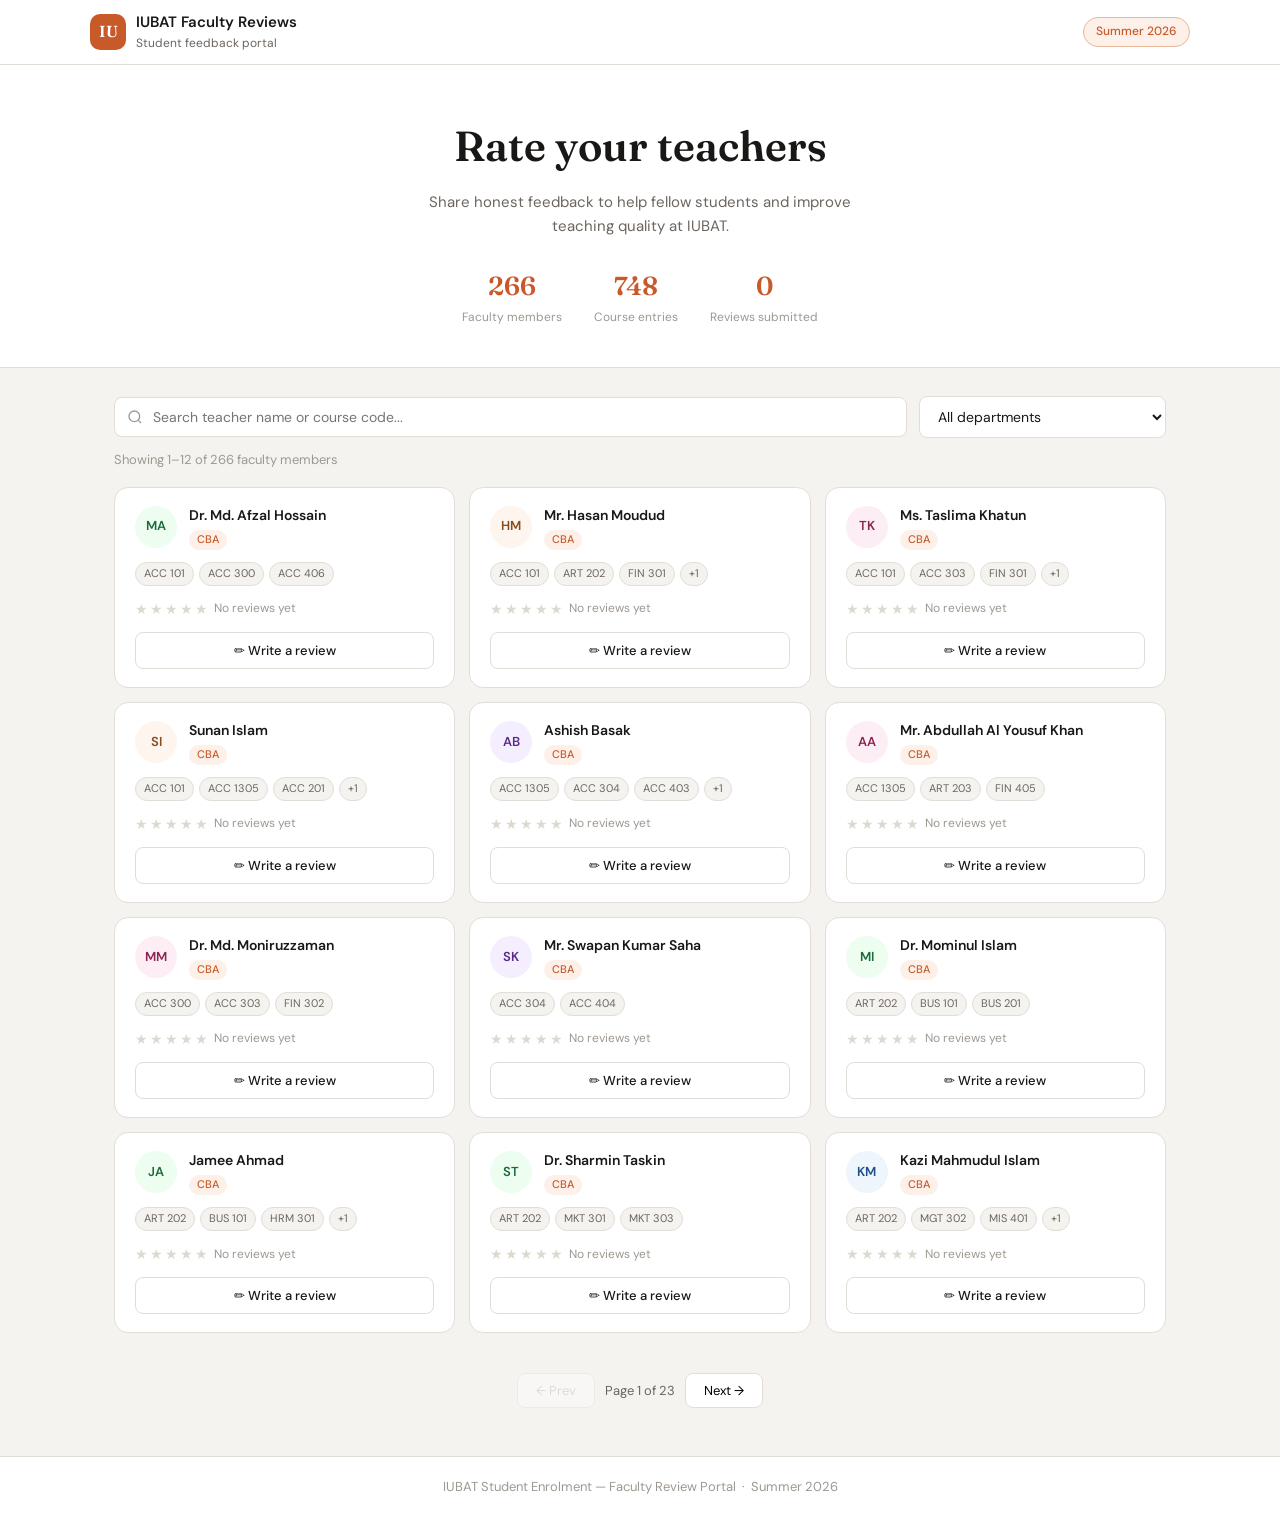
<file: student-review.html>
<!DOCTYPE html>
<html lang="en">
<head>
<meta charset="UTF-8" />
<meta name="viewport" content="width=device-width, initial-scale=1.0" />
<title>IUBAT Faculty Review Portal — Summer 2026</title>
<link href="https://fonts.googleapis.com/css2?family=DM+Sans:wght@400;500;600&family=Fraunces:wght@600&display=swap" rel="stylesheet" />
<style>
:root {
  --bg: #f5f3ef;
  --surface: #ffffff;
  --border: #e2ddd6;
  --text: #1a1816;
  --text2: #6b6560;
  --text3: #9e9891;
  --accent: #c85a2a;
  --accent2: #e8b89a;
  --accent-bg: #fdf0e8;
  --green: #2a7a4b;
  --green-bg: #eaf4ef;
  --star: #d4890a;
  --star-empty: #ddd8d0;
  --radius: 14px;
  --radius-sm: 8px;
  --shadow: 0 2px 12px rgba(0,0,0,0.06);
  --shadow-lg: 0 8px 40px rgba(0,0,0,0.12);
}
*, *::before, *::after { box-sizing: border-box; margin: 0; padding: 0; }
body {
  font-family: 'DM Sans', sans-serif;
  background: var(--bg);
  color: var(--text);
  font-size: 15px;
  line-height: 1.6;
  min-height: 100vh;
}
/* HEADER */
.site-header {
  background: var(--surface);
  border-bottom: 1px solid var(--border);
  padding: 0 24px;
  position: sticky;
  top: 0;
  z-index: 50;
}
.header-inner {
  max-width: 1100px;
  margin: 0 auto;
  display: flex;
  align-items: center;
  justify-content: space-between;
  height: 64px;
}
.logo {
  display: flex;
  align-items: center;
  gap: 10px;
}
.logo-mark {
  width: 36px; height: 36px;
  background: var(--accent);
  border-radius: 10px;
  display: flex; align-items: center; justify-content: center;
  color: #fff;
  font-family: 'Fraunces', serif;
  font-size: 16px;
  font-weight: 600;
}
.logo-text { font-size: 15px; font-weight: 600; }
.logo-sub { font-size: 12px; color: var(--text2); }
.header-badge {
  background: var(--accent-bg);
  color: var(--accent);
  border: 1px solid var(--accent2);
  border-radius: 20px;
  font-size: 12px;
  padding: 4px 12px;
  font-weight: 500;
}
/* HERO */
.hero {
  background: var(--surface);
  border-bottom: 1px solid var(--border);
  padding: 48px 24px 40px;
  text-align: center;
}
.hero h1 {
  font-family: 'Fraunces', serif;
  font-size: clamp(28px, 5vw, 42px);
  font-weight: 600;
  color: var(--text);
  margin-bottom: 10px;
}
.hero p {
  color: var(--text2);
  font-size: 15px;
  max-width: 480px;
  margin: 0 auto 28px;
}
.stats-row {
  display: flex;
  justify-content: center;
  gap: 32px;
  flex-wrap: wrap;
}
.stat-item { text-align: center; }
.stat-num {
  font-family: 'Fraunces', serif;
  font-size: 26px;
  font-weight: 600;
  color: var(--accent);
}
.stat-label { font-size: 12px; color: var(--text3); }
/* CONTROLS */
.controls {
  max-width: 1100px;
  margin: 28px auto 0;
  padding: 0 24px;
  display: flex;
  gap: 12px;
  flex-wrap: wrap;
  align-items: center;
}
.search-wrap {
  position: relative;
  flex: 1;
  min-width: 220px;
}
.search-wrap svg {
  position: absolute;
  left: 13px; top: 50%; transform: translateY(-50%);
  width: 16px; height: 16px;
  stroke: var(--text3);
  fill: none;
  stroke-width: 2;
  pointer-events: none;
}
.search-wrap input {
  width: 100%;
  padding: 10px 14px 10px 38px;
  border: 1px solid var(--border);
  border-radius: var(--radius-sm);
  background: var(--surface);
  font-family: 'DM Sans', sans-serif;
  font-size: 14px;
  color: var(--text);
  outline: none;
  transition: border-color 0.2s;
}
.search-wrap input:focus { border-color: var(--accent); }
.dept-select {
  padding: 10px 14px;
  border: 1px solid var(--border);
  border-radius: var(--radius-sm);
  background: var(--surface);
  font-family: 'DM Sans', sans-serif;
  font-size: 14px;
  color: var(--text);
  outline: none;
  cursor: pointer;
  min-width: 170px;
}
.dept-select:focus { border-color: var(--accent); }
.filter-info {
  max-width: 1100px;
  margin: 12px auto 0;
  padding: 0 24px;
  font-size: 13px;
  color: var(--text3);
}
/* GRID */
.faculty-grid {
  max-width: 1100px;
  margin: 16px auto 0;
  padding: 0 24px 40px;
  display: grid;
  grid-template-columns: repeat(auto-fill, minmax(300px, 1fr));
  gap: 14px;
}
.faculty-card {
  background: var(--surface);
  border: 1px solid var(--border);
  border-radius: var(--radius);
  padding: 18px 20px;
  cursor: pointer;
  transition: box-shadow 0.2s, transform 0.15s, border-color 0.2s;
}
.faculty-card:hover {
  box-shadow: var(--shadow-lg);
  transform: translateY(-2px);
  border-color: var(--accent2);
}
.fc-top { display: flex; align-items: flex-start; gap: 12px; margin-bottom: 12px; }
.avatar {
  width: 42px; height: 42px; border-radius: 50%;
  display: flex; align-items: center; justify-content: center;
  font-weight: 600; font-size: 13px; flex-shrink: 0;
}
.av-0 { background: #fdeef5; color: #8b2252; }
.av-1 { background: #eef5fd; color: #1a4f8a; }
.av-2 { background: #edfdf0; color: #1a6b3a; }
.av-3 { background: #fdf5ee; color: #8a4a1a; }
.av-4 { background: #f5eeff; color: #5a2a8a; }
.fc-name { font-size: 14px; font-weight: 600; color: var(--text); line-height: 1.3; margin-bottom: 2px; }
.fc-dept {
  display: inline-block;
  font-size: 11px;
  background: var(--accent-bg);
  color: var(--accent);
  border-radius: 20px;
  padding: 1px 8px;
  font-weight: 500;
}
.courses-wrap { display: flex; flex-wrap: wrap; gap: 5px; margin-bottom: 12px; }
.course-tag {
  font-size: 11px;
  background: var(--bg);
  color: var(--text2);
  padding: 2px 8px;
  border-radius: 20px;
  border: 1px solid var(--border);
}
.rating-row { display: flex; align-items: center; gap: 6px; margin-bottom: 12px; }
.stars { display: flex; gap: 2px; }
.star { font-size: 14px; color: var(--star-empty); }
.star.on { color: var(--star); }
.rating-text { font-size: 12px; color: var(--text3); }
.btn-review {
  width: 100%;
  padding: 9px;
  background: transparent;
  border: 1px solid var(--border);
  border-radius: var(--radius-sm);
  font-family: 'DM Sans', sans-serif;
  font-size: 13px;
  font-weight: 500;
  color: var(--text);
  cursor: pointer;
  transition: background 0.15s, border-color 0.15s;
}
.btn-review:hover { background: var(--accent-bg); border-color: var(--accent2); color: var(--accent); }
/* PAGINATION */
.pagination {
  max-width: 1100px;
  margin: 0 auto 48px;
  padding: 0 24px;
  display: flex;
  align-items: center;
  justify-content: center;
  gap: 10px;
}
.pg-btn {
  padding: 8px 18px;
  border: 1px solid var(--border);
  border-radius: var(--radius-sm);
  background: var(--surface);
  font-family: 'DM Sans', sans-serif;
  font-size: 13px;
  cursor: pointer;
  transition: background 0.15s;
}
.pg-btn:hover:not(:disabled) { background: var(--accent-bg); border-color: var(--accent2); }
.pg-btn:disabled { opacity: 0.4; cursor: default; }
.pg-info { font-size: 13px; color: var(--text2); }
/* MODAL */
.modal-backdrop {
  display: none;
  position: fixed; inset: 0;
  background: rgba(0,0,0,0.45);
  z-index: 200;
  align-items: flex-start;
  justify-content: center;
  padding: 24px 16px;
  overflow-y: auto;
}
.modal-backdrop.open { display: flex; }
.modal {
  background: var(--surface);
  border-radius: var(--radius);
  border: 1px solid var(--border);
  width: 100%;
  max-width: 540px;
  padding: 28px;
  position: relative;
  margin: auto;
  box-shadow: var(--shadow-lg);
}
.modal-close {
  position: absolute; top: 16px; right: 16px;
  background: var(--bg); border: none;
  width: 30px; height: 30px;
  border-radius: 50%;
  cursor: pointer;
  font-size: 16px;
  color: var(--text2);
  display: flex; align-items: center; justify-content: center;
}
.modal-close:hover { background: var(--border); }
.modal-teacher-header { display: flex; align-items: center; gap: 14px; margin-bottom: 20px; }
.modal-avatar { width: 50px; height: 50px; border-radius: 50%; font-size: 16px; font-weight: 600; display: flex; align-items: center; justify-content: center; }
.modal-teacher-name { font-family: 'Fraunces', serif; font-size: 20px; font-weight: 600; }
.modal-teacher-dept { font-size: 13px; color: var(--text2); }
.form-group { margin-bottom: 16px; }
.form-group label {
  display: block;
  font-size: 13px;
  font-weight: 600;
  color: var(--text2);
  margin-bottom: 6px;
  text-transform: uppercase;
  letter-spacing: 0.5px;
}
.star-picker { display: flex; gap: 6px; }
.sp-btn {
  font-size: 24px;
  background: none; border: none;
  cursor: pointer;
  color: var(--star-empty);
  transition: color 0.1s, transform 0.1s;
  padding: 2px;
}
.sp-btn:hover { transform: scale(1.15); }
.sp-btn.on { color: var(--star); }
.form-group input[type=text],
.form-group textarea,
.form-group select {
  width: 100%;
  padding: 10px 13px;
  border: 1px solid var(--border);
  border-radius: var(--radius-sm);
  font-family: 'DM Sans', sans-serif;
  font-size: 14px;
  color: var(--text);
  background: var(--bg);
  outline: none;
  transition: border-color 0.2s;
}
.form-group input:focus,
.form-group textarea:focus,
.form-group select:focus { border-color: var(--accent); background: #fff; }
.form-group textarea { min-height: 90px; resize: vertical; }
.submit-btn {
  width: 100%;
  padding: 12px;
  background: var(--accent);
  color: #fff;
  border: none;
  border-radius: var(--radius-sm);
  font-family: 'DM Sans', sans-serif;
  font-size: 15px;
  font-weight: 600;
  cursor: pointer;
  transition: background 0.15s;
  margin-top: 4px;
}
.submit-btn:hover { background: #a84820; }
.divider { border: none; border-top: 1px solid var(--border); margin: 24px 0; }
.past-reviews-title { font-size: 14px; font-weight: 600; margin-bottom: 14px; }
.review-item { padding: 14px; background: var(--bg); border-radius: var(--radius-sm); margin-bottom: 10px; }
.review-item-header { display: flex; justify-content: space-between; align-items: center; margin-bottom: 6px; }
.reviewer-name { font-size: 13px; font-weight: 600; }
.review-date { font-size: 12px; color: var(--text3); }
.review-cats { display: flex; gap: 12px; font-size: 11px; color: var(--text3); margin-bottom: 6px; flex-wrap: wrap; }
.review-cats span { display: flex; align-items: center; gap: 3px; }
.review-text { font-size: 13px; color: var(--text2); line-height: 1.5; }
.success-box {
  display: none;
  text-align: center;
  padding: 32px 16px;
}
.success-icon { font-size: 48px; color: var(--green); margin-bottom: 10px; }
.success-box h3 { font-family: 'Fraunces', serif; font-size: 22px; margin-bottom: 6px; }
.success-box p { font-size: 14px; color: var(--text2); }
/* FOOTER */
footer {
  border-top: 1px solid var(--border);
  background: var(--surface);
  text-align: center;
  padding: 20px;
  font-size: 13px;
  color: var(--text3);
}
.no-results {
  text-align: center;
  padding: 60px 20px;
  color: var(--text3);
  grid-column: 1 / -1;
}
@media (max-width: 600px) {
  .hero { padding: 32px 16px 28px; }
  .stats-row { gap: 20px; }
  .controls { padding: 0 16px; }
  .faculty-grid { padding: 0 16px 32px; }
  .pagination { padding: 0 16px; }
  .modal { padding: 20px; }
}
</style>
</head>
<body>

<header class="site-header">
  <div class="header-inner">
    <div class="logo">
      <div class="logo-mark">IU</div>
      <div>
        <div class="logo-text">IUBAT Faculty Reviews</div>
        <div class="logo-sub">Student feedback portal</div>
      </div>
    </div>
    <div class="header-badge">Summer 2026</div>
  </div>
</header>

<section class="hero">
  <h1>Rate your teachers</h1>
  <p>Share honest feedback to help fellow students and improve teaching quality at IUBAT.</p>
  <div class="stats-row">
    <div class="stat-item">
      <div class="stat-num" id="statFaculty">—</div>
      <div class="stat-label">Faculty members</div>
    </div>
    <div class="stat-item">
      <div class="stat-num" id="statCourses">748</div>
      <div class="stat-label">Course entries</div>
    </div>
    <div class="stat-item">
      <div class="stat-num" id="statReviews">0</div>
      <div class="stat-label">Reviews submitted</div>
    </div>
  </div>
</section>

<div class="controls">
  <div class="search-wrap">
    <svg viewBox="0 0 24 24"><circle cx="11" cy="11" r="8"/><path d="m21 21-4.35-4.35"/></svg>
    <input type="text" id="searchInput" placeholder="Search teacher name or course code..." oninput="filterFaculty()" />
  </div>
  <select class="dept-select" id="deptFilter" onchange="filterFaculty()">
    <option value="">All departments</option>
    <option value="CBA">CBA — Business</option>
    <option value="CSE">CSE — Computer Science</option>
    <option value="BSEEE">BSEEE — Electrical</option>
    <option value="BSME">BSME — Mechanical</option>
    <option value="BSCE">BSCE — Civil</option>
    <option value="BSN">BSN — Nursing</option>
    <option value="BSAg">BSAg — Agriculture</option>
    <option value="CAAS">CAAS — Arts &amp; Sciences</option>
    <option value="CTHM">CTHM — Tourism &amp; Hospitality</option>
    <option value="DEML">DEML — English &amp; Languages</option>
    <option value="BAEcon">BAEcon — Economics</option>
    <option value="TTD">TTD — Tech Training</option>
  </select>
</div>
<div class="filter-info" id="filterInfo"></div>

<div class="faculty-grid" id="facultyGrid"></div>
<div class="pagination" id="pagination"></div>

<!-- MODAL -->
<div class="modal-backdrop" id="modalBackdrop">
  <div class="modal">
    <button class="modal-close" onclick="closeModal()">✕</button>
    <div id="modalForm"></div>
    <div class="success-box" id="successBox">
      <div class="success-icon">✓</div>
      <h3>Review submitted!</h3>
      <p>Thank you for helping your fellow students.</p>
    </div>
  </div>
</div>

<footer>
  IUBAT Student Enrolment — Faculty Review Portal &nbsp;·&nbsp; Summer 2026
</footer>

<script>
const FACULTY = [
  {name:"Dr. Md. Afzal Hossain",dept:"CBA",courses:["ACC 101","ACC 300","ACC 406"]},
  {name:"Mr. Hasan Moudud",dept:"CBA",courses:["ACC 101","ART 202","FIN 301","FIN 404"]},
  {name:"Ms. Taslima Khatun",dept:"CBA",courses:["ACC 101","ACC 303","FIN 301","FIN 402"]},
  {name:"Sunan Islam",dept:"CBA",courses:["ACC 101","ACC 1305","ACC 201","ACC 405"]},
  {name:"Ashish Basak",dept:"CBA",courses:["ACC 1305","ACC 304","ACC 403","ART 202"]},
  {name:"Mr. Abdullah Al Yousuf Khan",dept:"CBA",courses:["ACC 1305","ART 203","FIN 405"]},
  {name:"Dr. Md. Moniruzzaman",dept:"CBA",courses:["ACC 300","ACC 303","FIN 302"]},
  {name:"Mr. Swapan Kumar Saha",dept:"CBA",courses:["ACC 304","ACC 404"]},
  {name:"Dr. Mominul Islam",dept:"CBA",courses:["ART 202","BUS 101","BUS 201"]},
  {name:"Jamee Ahmad",dept:"CBA",courses:["ART 202","BUS 101","HRM 301","MGT 201"]},
  {name:"Dr. Sharmin Taskin",dept:"CBA",courses:["ART 202","MKT 301","MKT 303"]},
  {name:"Kazi Mahmudul Islam",dept:"CBA",courses:["ART 202","MGT 302","MIS 401","SCM 405"]},
  {name:"Kazi Md Fahim Ahmed",dept:"CBA",courses:["ART 202","MGT 403","MKT 302","MKT 304"]},
  {name:"Mohammad Kamruzzaman",dept:"CBA",courses:["ART 202","BUS 201","HRM 304","MGT 202"]},
  {name:"Zahir Rayhan Salim",dept:"CBA",courses:["ART 203","BUS 101","MGT 401"]},
  {name:"Dr. Sheikh Shamim Hasnain",dept:"CBA",courses:["ART 203","MGT 201"]},
  {name:"Dr. Md. Sohel Rana",dept:"CBA",courses:["ART 202","ART 203","BUS 301","MGT 301"]},
  {name:"Dr. Arif Rana",dept:"CBA",courses:["MGT 301","MIS 402"]},
  {name:"Dr. Mohammad Moshiur Rahman",dept:"CBA",courses:["ART 202","HRM 302","MGT 403"]},
  {name:"Nayma Iftakhar",dept:"CBA",courses:["HRM 301","MGT 202"]},
  {name:"Dr. Hasanuzzaman Tushar",dept:"CBA",courses:["HRM 303"]},
  {name:"Dr. Aynul Hoque",dept:"CBA",courses:["POP 301","SCM 401"]},
  {name:"Dr. Md. Nur-E-Alam Siddique",dept:"CBA",courses:["BUS 301"]},
  {name:"Dr. Ershad Ali",dept:"CBA",courses:["BUS 203"]},
  {name:"Sohel Imroj Sayeed",dept:"CBA",courses:["BUS 101","BUS 201"]},
  {name:"Sultan Moyeen Ahmed Robin",dept:"CBA",courses:["BUS 101"]},
  {name:"Kazi Khaled Shams Chisty",dept:"CBA",courses:["BUS 201","MGT 202","MKT 401"]},
  {name:"Syed Alamgir",dept:"CBA",courses:["MKT 301"]},
  {name:"Dr. Md. Kamrul Hasan",dept:"BSAg",courses:["AGR 271","SOC 201"]},
  {name:"Prof. Dr. Md. Abdul Karim",dept:"BSAg",courses:["AGR 101","AGR 102","BIO 207","BIO 208"]},
  {name:"Dr. Md. Shahin Iqbal",dept:"BSAg",courses:["AGR 203","AGR 204","AGR 301"]},
  {name:"Dr. Md. Ashraful Hoque",dept:"BSAg",courses:["AGR 203","AGR 204","AGR 371","AGR 372"]},
  {name:"Dr. Sujon Kumar",dept:"BSAg",courses:["AGR 203","AGR 204","AGR 321","AGR 322","CHM 147","CHM 148"]},
  {name:"Dr. Fahim Ahmed",dept:"BSAg",courses:["AGR 453","BIO 253","BOT 205","BOT 206"]},
  {name:"Dr. Mohammad Rezaul Karim",dept:"BSAg",courses:["AGR 101","AGR 102"]},
  {name:"Dr. Shabur Talukder",dept:"BSAg",courses:["AGR 401","AGR 402","AGR 421","AGR 422","AGR 431","AGR 432"]},
  {name:"Dr. Md. Nur A Alam Siddique",dept:"BSAg",courses:["AGR 431","AGR 432","AGR 441","AGR 442"]},
  {name:"Dr. Md. Syeeduzzaman Kamal",dept:"BSAg",courses:["AGR 241","AGR 383","AGR 384"]},
  {name:"Prof. Dr. Md. Ferdous Mondal",dept:"BSAg",courses:["AGR 383","AGR 384"]},
  {name:"Dr. Ismail Hossain",dept:"BSAg",courses:["AGR 371","AGR 372"]},
  {name:"Dr. Babul Chandra Sarker",dept:"BSAg",courses:["AGR 381","AGR 382"]},
  {name:"Dr. Muhammad Salim",dept:"BSAg",courses:["AGR 351","AGR 352"]},
  {name:"Dr. Anil Chandra Boshak",dept:"BSAg",courses:["AGR 205"]},
  {name:"Dr. Sharmin Akter Chowdhury",dept:"BSAg",courses:["AGR 205","ENV 201"]},
  {name:"Dr. Swapan Kumar Roy",dept:"BSAg",courses:["AGR 373","AGR 374","SSC 205","SSC 206"]},
  {name:"Dr. Md. Sohrab Ali",dept:"BSAg",courses:["SSC 101","SSC 102"]},
  {name:"Dr. M A Sattar",dept:"BSAg",courses:["SSC 205","SSC 206"]},
  {name:"Professor Dr. Md. Jabed Ali Mirza",dept:"BSAg",courses:["AGR 311","AGR 411","AGR 412"]},
  {name:"Dr. Syada Nizer Sultana",dept:"BSAg",courses:["BOT 107","BOT 108"]},
  {name:"Dr. Md. Shafiqul Islam",dept:"BSAg",courses:["AGR 311","ECO 302"]},
  {name:"Dr. Shaila Sharmin",dept:"BSAg",courses:["CHM 147","CHM 148"]},
  {name:"Dr. Abu Yousuf Hossin",dept:"BSAg",courses:["AGR 321","AGR 322"]},
  {name:"Dr. Md. Salim Ullah Khan Eusufzai",dept:"BSAg",courses:["AGR 241"]},
  {name:"Dr. Rimana Islam Papry",dept:"BSAg",courses:["ENV 103"]},
  {name:"Dr. Md Alomgir Hossain",dept:"CSE",courses:["CSC 471"]},
  {name:"Dr. Ishtiak Al Mamoon",dept:"CSE",courses:["CSC 465","CSC 466","CSC 471","CSE 4385"]},
  {name:"Dr. Ehtesamul Haque",dept:"CSE",courses:["CSC 471"]},
  {name:"Dr. Abdul Awal",dept:"CSE",courses:["ART 3101","CSE 4309","CSE 4357"]},
  {name:"Dr. Abhijit Saha",dept:"CSE",courses:["CSE 3311","CSE 4309"]},
  {name:"Dr. Md. Shafenoor Amin",dept:"CSE",courses:["CSE 2383","CSE 2384","CSE 3311","CSE 3312"]},
  {name:"Dr. Utpal Kanti Das",dept:"CSE",courses:["CSE 1383","CSE 1384"]},
  {name:"Ms. Suhala Lamia",dept:"CSE",courses:["CSE 2383","CSE 2384","CSE 3311","CSE 3312"]},
  {name:"Rubayea Ferdows",dept:"CSE",courses:["CSE 2383","CSE 2384","CSE 3311","CSE 3312"]},
  {name:"D.M Arif Afsar",dept:"CSE",courses:["CSE 2391","CSE 2392","CSE 3311","CSE 3312"]},
  {name:"Dr. M. Kaykobad",dept:"CSE",courses:["CSE 2391","CSE 2392"]},
  {name:"Mr. Saidur Rahman",dept:"CSE",courses:["CSE 3323","CSE 3324","EEE 2365","EEE 2366"]},
  {name:"Ms. Nusrath Tabassum",dept:"CSE",courses:["CSE 3323","CSE 3324","CSE 4317","ART 3101"]},
  {name:"Mahedi Hasan",dept:"CSE",courses:["CSC 183","CSC 184","CSE 2347","CSE 4385"]},
  {name:"Rafiqul Islam Munna",dept:"CSE",courses:["CSC 183","CSC 184","CSE 4309"]},
  {name:"Ms. Tanzina Tasnim Bithi",dept:"CSE",courses:["CSC 183","CSC 184","CSE 4309"]},
  {name:"Md. Alamin Talukder",dept:"CSE",courses:["ART 203","CSC 183","CSC 184"]},
  {name:"Afsana Akter Lija",dept:"CSE",courses:["CSC 103","CSC 104"]},
  {name:"Mr. Jubair Ahmed Nabin",dept:"CSE",courses:["CSC 105","CSC 106","CSC 215","CSE 4357"]},
  {name:"Mr. Md. Hasibul Islam",dept:"CSE",courses:["CSC 105","CSC 106","CSC 397"]},
  {name:"Ms. Moumitu Tasnim",dept:"CSE",courses:["CSC 105","CSC 106","CSC 387"]},
  {name:"Sheekar Banerjee",dept:"CSE",courses:["CSC 105","CSC 106","CSC 439","CSC 440"]},
  {name:"Anamika Rani Nath",dept:"CSE",courses:["CSC 215","CSC 439","CSC 440"]},
  {name:"Naeem Mia",dept:"CSE",courses:["CSC 215","CSC 439","CSC 440","CSE 4317"]},
  {name:"Mohammad Sakif Alam",dept:"CSE",courses:["CSE 4317"]},
  {name:"Mr. Fahim Shakil Tamim",dept:"CSE",courses:["CSC 215","CSC 469","CSC 470","CSE 4317"]},
  {name:"Saha Kuljit Shantanu",dept:"CSE",courses:["CSC 215","CSC 469","CSC 470","CSE 4317"]},
  {name:"Avijit Biswas",dept:"CSE",courses:["CSC 469","CSC 470","CSE 2383","CSE 2384"]},
  {name:"Momtazul Arefin Labib",dept:"CSE",courses:["CSC 469","CSC 470"]},
  {name:"Mr Rashedul Islam",dept:"CSE",courses:["ART 3101","CSC 469","CSC 470"]},
  {name:"S M Rifatur Rana",dept:"CSE",courses:["CSC 469","CSC 470"]},
  {name:"Ms. Arifatur Rahman",dept:"CSE",courses:["CSE 2397","CSE 2398"]},
  {name:"Ms. Faniyam Maria Mansia",dept:"CSE",courses:["CSE 2397","CSE 2398","CSE 4317"]},
  {name:"Abdullah Mohammad Sakib",dept:"CSE",courses:["CSE 1383","CSE 1384"]},
  {name:"Shahinur Alam",dept:"CSE",courses:["CSE 1383","CSE 1384"]},
  {name:"Ms. Toyeer-E-Ferdous",dept:"CSE",courses:["CSE 2347","EEE 2365","EEE 2366"]},
  {name:"Dipta Mohon Das",dept:"CSE",courses:["CSE 2355","CSE 2356"]},
  {name:"Ms. Kashfi Shormita Kushal",dept:"CSE",courses:["CSE 2355","CSE 2356"]},
  {name:"Ms. Snaholata Mondal",dept:"CSE",courses:["CSE 2355","CSE 2356","EEE 2365","EEE 2366"]},
  {name:"Mr. ASM Shakil Ahamed",dept:"CSE",courses:["CSE 2383","CSE 2384"]},
  {name:"Md. Asif Hossain",dept:"CSE",courses:["CSC 439","CSC 440","CSE 4385"]},
  {name:"Drs Ferdaus Anam Jibon",dept:"CSE",courses:["ART 203","CSE 4385"]},
  {name:"Asad Bin Shahid Mahin",dept:"CSE",courses:["CSC 437","CSE 4385"]},
  {name:"Mr. Md. Nazir Ahmed",dept:"CSE",courses:["CSC 439","CSC 440","CSE 4357"]},
  {name:"Ms. Jabunnesa Jahan Sara",dept:"CSE",courses:["CSC 439","CSC 440","CSE 4357"]},
  {name:"Mr. Masud Rana",dept:"CSE",courses:["CSE 2391","CSE 2392"]},
  {name:"Kazi Johir Raihan Suny",dept:"CSE",courses:["CSC 215"]},
  {name:"Md. Khairul Islam",dept:"CSE",courses:["CSC 215"]},
  {name:"Puja Dey",dept:"CSE",courses:["CSC 471"]},
  {name:"Md. Min Khayer",dept:"CSE",courses:["CSC 471"]},
  {name:"Md. Faihaj Alam Topu",dept:"CSE",courses:["CSC 433"]},
  {name:"Krishna Das",dept:"CSE",courses:["ART 203"]},
  {name:"Md. Moudud Hasan Saikot",dept:"BAEcon",courses:["ECO 101","ECO 102","ECO 201"]},
  {name:"Md. Titu Miah",dept:"BAEcon",courses:["ECO 101","ECO 102"]},
  {name:"Ms. Sumaiya Nabi Khan",dept:"BAEcon",courses:["ECO 101","ECO 202","ECO 204","ECO 306"]},
  {name:"Oyshi Das Tonny",dept:"BAEcon",courses:["ECO 101","ECO 102","ECO 304"]},
  {name:"Dr. Golam Rasul",dept:"BAEcon",courses:["ECO 402","ECO 481"]},
  {name:"Dr. AKM Alamgir",dept:"BSEEE",courses:["ART 203","EEN 183","EEN 184","EEN 215","EEN 413"]},
  {name:"Dr. Bishwajit Saha",dept:"BSEEE",courses:["EEN 183","EEN 184","EEN 303","EEN 361"]},
  {name:"Dr. Engr. Raton Kumar Nondy",dept:"BSEEE",courses:["EEN 183","EEN 184","EEN 275"]},
  {name:"Dr. Khadiza Akter Bonna",dept:"BSEEE",courses:["ART 203","EEN 183","EEN 184"]},
  {name:"Dr. Khandaker Md. Raisul Amin",dept:"BSEEE",courses:["EEN 183","EEN 184","EEN 265","EEN 266"]},
  {name:"Dr. Md. Aziz ul Huq",dept:"BSEEE",courses:["EEN 183","EEN 184","EEN 463","EEN 464"]},
  {name:"Dr. Md. Moniruzzaman (EEE)",dept:"BSEEE",courses:["EEN 225","EEN 226","EEN 405","EEN 406"]},
  {name:"Dr. Tawfikur Rahman",dept:"BSEEE",courses:["EEN 407","EEN 408"]},
  {name:"Engr. Md. Abul Bashar",dept:"BSEEE",courses:["EEN 453","EEN 454","EEN 2103","EEN 2104"]},
  {name:"Habib Mohammad",dept:"BSEEE",courses:["EEN 455","EEN 2103","EEN 2104"]},
  {name:"Murad Kabir Nipun",dept:"BSEEE",courses:["EEN 329","EEN 330","EEN 2103","EEN 2104"]},
  {name:"Mr. Suman Chowdhury",dept:"BSEEE",courses:["EEN 265","EEN 266","EEN 315","EEN 316"]},
  {name:"Md. Kamruzzaman (EEE)",dept:"BSEEE",courses:["CEN 120","EEN 348","EEN 431","EEN 432"]},
  {name:"Mr. Anisuzzaman Khan",dept:"BSCE",courses:["CEN 101","CEN 323"]},
  {name:"Md. Majidur Rahman",dept:"BSCE",courses:["CEN 180","CEN 216","CEN 231"]},
  {name:"Md. Hasibul Hassan",dept:"BSCE",courses:["CEN 205","CEN 267","CEN 268"]},
  {name:"Prof. Dr. Engr. Monirul Islam",dept:"BSCE",courses:["CEN 206","CEN 479"]},
  {name:"Engr. Md. Anisur Rahman",dept:"BSCE",courses:["CEN 213","CEN 214","CEN 471"]},
  {name:"Mr. Saif Ahmed Santo",dept:"BSCE",courses:["CEN 213","CEN 214","CEN 377"]},
  {name:"Farhan Fahad Tonmoy",dept:"BSCE",courses:["CEN 257","CEN 258"]},
  {name:"Dr. Muhammad Enamul Quadir",dept:"BSCE",courses:["CEN 267","CEN 268","CEN 401"]},
  {name:"Dr. Md. Abdul Halim",dept:"BSCE",courses:["CEN 307"]},
  {name:"Mr. Matiur Rahman Raju",dept:"BSCE",courses:["CEN 307","CEN 451"]},
  {name:"Dr. Noor Md. Sadiqul Hasan",dept:"BSCE",courses:["CEN 309"]},
  {name:"Md. Abdul Basit",dept:"BSCE",courses:["CEN 309"]},
  {name:"Md Safwan Kabir Bhuiya",dept:"BSCE",courses:["CEN 327"]},
  {name:"Mr. Md. Emdadul Haque",dept:"BSCE",courses:["ART 203","CEN 341","CEN 342"]},
  {name:"Ms. Rifat Sumona Mollik",dept:"BSCE",courses:["CEN 343","CEN 441","CEN 442"]},
  {name:"Dr. Saima Ali",dept:"BSCE",courses:["CEN 347"]},
  {name:"Dr. Soumik Nafis Sadeek",dept:"BSCE",courses:["CEN 371","CEN 372","CEN 471"]},
  {name:"Ms. Syeda Rezwana Jannat",dept:"BSCE",courses:["CEN 409","CEN 410"]},
  {name:"Dr. Md. Tarekh Rasul",dept:"BSCE",courses:["CEN 441","CEN 442"]},
  {name:"Mst. Asma Ul Hosna",dept:"BSCE",courses:["CEN 441","CEN 442"]},
  {name:"Professor Dr. Engr. Muhammad Abu Eusuf",dept:"BSCE",courses:["CEN 451"]},
  {name:"Mr. Ishraq Tasnim Hossain",dept:"BSCE",courses:["CEN 471"]},
  {name:"Dr. Md. Foisal Haque",dept:"BSCE",courses:["CEN 479"]},
  {name:"Nashia Alam Liana",dept:"BSCE",courses:["CEN 223"]},
  {name:"Mr. Nahidul Islam",dept:"BSCE",courses:["CEN 377"]},
  {name:"Dr. Debasish Sarker",dept:"BSME",courses:["MEC 140","MEC 313","MEC 314","MEC 337","MEC 338"]},
  {name:"Dr. A.K.M. Solayman Hoque",dept:"BSME",courses:["MEC 173","MEC 285","MEC 453"]},
  {name:"Dr. Raza Moshwan",dept:"BSME",courses:["MEC 203","MEC 204","MSE 177","MSE 178"]},
  {name:"Mr. Arif Md Shahed Iqubal",dept:"BSME",courses:["MEC 120","MEC 203","MEC 204","MEC 347","MEC 348"]},
  {name:"Dr. A.K.M Parvez Iqbal",dept:"BSME",courses:["MEC 215","MEC 257","MEC 258","MEC 371"]},
  {name:"Muhammad Ali Ayub Towhidi",dept:"BSME",courses:["MEC 231","MEC 257","MEC 258","MEC 271"]},
  {name:"Sarfaraz Aziz",dept:"BSME",courses:["MEC 231","MEC 401","MEC 402","MEC 403","MEC 404"]},
  {name:"Drs. Zahid Ahsan",dept:"BSME",courses:["MEC 237","MEC 238","MEC 263","MEC 264","MEC 337","MEC 338"]},
  {name:"Md. Shamim Rayhan",dept:"BSME",courses:["ART 203","MEC 267","MEC 268","MEC 401","MEC 402"]},
  {name:"Dr. Dewan Muhammad Nuruzzaman",dept:"BSME",courses:["MEC 271","MEC 391","MEC 392"]},
  {name:"Dr. Sazzad Bin Sharif",dept:"BSME",courses:["MEC 457"]},
  {name:"Engr. Abdul Wadud",dept:"BSME",courses:["MEC 437","MEC 453"]},
  {name:"Mr. Nayem Hossain",dept:"BSME",courses:["MEC 120"]},
  {name:"Dolon Mondol",dept:"BSN",courses:["NUR 114","NUR 115","NUR 335","NUR 336"]},
  {name:"Priyanka Das Sharmi",dept:"BSN",courses:["NUR 114","NUR 115","NUR 205","NUR 451"]},
  {name:"Mr. Faisal Mahmud",dept:"BSN",courses:["NUR 116","NUR 117","NUR 203"]},
  {name:"Mr. Mostaque Ahmed",dept:"BSN",courses:["ART 102","BIO 220","BIO 221","NUR 202","NUR 204"]},
  {name:"Md. Iahia Mia",dept:"BSN",courses:["NUR 203","NUR 342","NUR 343","NUR 403","NUR 404"]},
  {name:"Md. Abeed Ahsan Shourav",dept:"BSN",courses:["BIO 220","BIO 221","NUR 205","NUR 306"]},
  {name:"Shuvashish Das Bala",dept:"BSN",courses:["NUR 219","NUR 220","NUR 221","NUR 222"]},
  {name:"Jannatul Ferdows",dept:"BSN",courses:["NUR 221","NUR 222","NUR 451"]},
  {name:"Ms. Silvia Ferdousi",dept:"BSN",courses:["NUR 335","NUR 336"]},
  {name:"Dr. Sandra Rumi Madhu",dept:"BSN",courses:["NUR 415","NUR 416","NUR 423"]},
  {name:"Md. Mahedi Hasan (BSN)",dept:"BSN",courses:["NUR 415","NUR 416","NUR 423"]},
  {name:"Rubel Hossain",dept:"BSN",courses:["NUR 403","NUR 404","NUR 451"]},
  {name:"Feroz Sharif",dept:"CAAS",courses:["ART 1203","ART 204","PSY 105"]},
  {name:"Mallika De",dept:"CAAS",courses:["ART 1203","ART 204","PSY 105"]},
  {name:"Mr. Arobindu Dash",dept:"CAAS",courses:["ART 1203","ART 204","PSY 2101"]},
  {name:"Mr. Mahady Hasan",dept:"CAAS",courses:["ART 1203","ART 204","PSY 105"]},
  {name:"Roksana Parvin",dept:"CAAS",courses:["APSY 101","ART 1203","ART 204","PSY 105"]},
  {name:"Mehrin Mostafa Mumu",dept:"CAAS",courses:["APSY 102","ART 204","PSY 2101"]},
  {name:"Dr. Md. Shamsul Haque",dept:"CAAS",courses:["PHI 114","PHI 205"]},
  {name:"Farjana Hossain",dept:"CAAS",courses:["PHI 114","PHI 2101"]},
  {name:"Taslima Akter",dept:"CAAS",courses:["PHI 114","PHI 2101"]},
  {name:"Imrose Jahan",dept:"CAAS",courses:["PHY 109","PHY 110","PHY 1103"]},
  {name:"Mohaiminul Islam Nayeem",dept:"CAAS",courses:["PHY 109","PHY 110","PHY 1103","PHY 111","PHY 112"]},
  {name:"Mr. Zahurul Amin",dept:"CAAS",courses:["PHY 109","PHY 110"]},
  {name:"Mst. Ummey Habiba Musfika",dept:"CAAS",courses:["PHY 109","PHY 110","PHY 1103","PHY 111","PHY 112"]},
  {name:"Dr. Mahbubur Rahman",dept:"CAAS",courses:["PHY 1103","PHY 121"]},
  {name:"Mr. F.A Sabbir Ahamed",dept:"CAAS",courses:["PHY 1103","PHY 111","PHY 112"]},
  {name:"Mr. Mohammad Hafizur Rahman Khan",dept:"CAAS",courses:["PHY 111","PHY 112"]},
  {name:"Mohammed Motaher Hossain",dept:"CAAS",courses:["STA 240"]},
  {name:"Ms. Rehana Parvin",dept:"CAAS",courses:["STA 240"]},
  {name:"Ms. Tanzin Akhter",dept:"CAAS",courses:["STA 240","STA 3205"]},
  {name:"Nusrat Jahan Sathi",dept:"CAAS",courses:["STA 240","STA 3205"]},
  {name:"Rafayet Rahman Ridoy",dept:"CAAS",courses:["STA 240"]},
  {name:"Tahira Mahbub",dept:"CAAS",courses:["STA 240"]},
  {name:"Tofayel Ahmed",dept:"CAAS",courses:["STA 240"]},
  {name:"Tamanna Siddiqua Ratna",dept:"CAAS",courses:["STA 3205"]},
  {name:"Dr. Md Abu Hanif",dept:"CAAS",courses:["CHM 115","CHM 116","CHM 117","CHM 118","CHM 1201","CHM 1202"]},
  {name:"Dr. Md. Jahidul Islam",dept:"CAAS",courses:["CHM 117","CHM 118","CHM 1201","CHM 1202"]},
  {name:"Dr. Naima Sharmin",dept:"CAAS",courses:["CHM 117","CHM 118","CHM 1201","CHM 1202"]},
  {name:"Dr. Saiful Islam",dept:"CAAS",courses:["CHM 115","CHM 116","CHM 117","CHM 118","CHM 1201","CHM 1202"]},
  {name:"Dr. Harun-Ur-Rashid",dept:"CAAS",courses:["CHM 117","CHM 118","CHM 1201","CHM 1202"]},
  {name:"Dr. Md. Wahab Khan",dept:"CAAS",courses:["CHM 115","CHM 116","CHM 1201","CHM 1202"]},
  {name:"Ajoy Kumar",dept:"CAAS",courses:["CHM 115","CHM 116","CHM 1201","CHM 1202"]},
  {name:"Dr. Fatema Tuj Johora",dept:"CAAS",courses:["MAT 237","MAT 247"]},
  {name:"Dr. Rajib Lochan Das",dept:"CAAS",courses:["MAT 3101"]},
  {name:"Md. Saiduzzaman",dept:"CAAS",courses:["MAT 3101"]},
  {name:"Mr. Moksud Islam Lalan",dept:"CAAS",courses:["MAT 247","MAT 257","MAT 3101"]},
  {name:"Dr. Rashida Pervin Lily",dept:"CAAS",courses:["MAT 147","MAT 167"]},
  {name:"Dr. Shahina Akter",dept:"CAAS",courses:["MAT 107","MAT 197","MAT 219"]},
  {name:"Arnab Mukherjee",dept:"CAAS",courses:["MAT 107","MAT 147","MAT 2105"]},
  {name:"Md. Moniruzzaman Bhuyan",dept:"CAAS",courses:["MAT 107","MAT 147","MAT 219"]},
  {name:"Ms. Sadiya Akhter",dept:"CAAS",courses:["MAT 107","MAT 197","MAT 2105"]},
  {name:"Sadia Islam Rukaiya",dept:"CAAS",courses:["MAT 107","MAT 197","MAT 2105"]},
  {name:"Sajeeb Hossain",dept:"CAAS",courses:["MAT 107","MAT 219","MAT 237"]},
  {name:"Torikul Islam",dept:"CAAS",courses:["MAT 107","MAT 1205","MAT 219"]},
  {name:"Abdullah Al Mamun",dept:"CAAS",courses:["MAT 1205","MAT 167"]},
  {name:"Mr. Dilip Kumar Das",dept:"CAAS",courses:["MAT 1205","MAT 147"]},
  {name:"Md. B.M Jewel Rana",dept:"CAAS",courses:["MAT 147","MAT 247"]},
  {name:"Md. Shafiqul Islam (CAAS)",dept:"CAAS",courses:["MAT 147"]},
  {name:"Dr. Mohammad Badruddoza Talukder",dept:"CTHM",courses:["THM 101","THM 331"]},
  {name:"Sazzadur Rahman",dept:"CTHM",courses:["THM 101","THM 119","THM 120","THM 161"]},
  {name:"Mohammad Abu Horaira",dept:"CTHM",courses:["THM 115","THM 116","THM 317","THM 405"]},
  {name:"Ms. Farzana Al Ferdous",dept:"CTHM",courses:["THM 133","THM 134","THM 235","THM 236"]},
  {name:"Shafiqul Islam (CTHM)",dept:"CTHM",courses:["THM 201","THM 351"]},
  {name:"Mr. Mohammad Mofasserul Islam",dept:"CTHM",courses:["THM 241","THM 405"]},
  {name:"Mr. Shaikh Ershad Hossain",dept:"CTHM",courses:["THM 301","THM 391"]},
  {name:"Mr. Forhad Hossain",dept:"DEML",courses:["ENG 4101"]},
  {name:"Mr. H M Nazmul Alam",dept:"DEML",courses:["ENG 203","ENG 307","ENG 4101"]},
  {name:"Ms. Dilara Dilshad",dept:"DEML",courses:["ENG 101","ENG 102","ENG 203","ENG 4101"]},
  {name:"Nusrat Farhana",dept:"DEML",courses:["ENG 1301","ENG 203","ENG 4101"]},
  {name:"Wg Cdr Kazi Abdul Matin (Retd)",dept:"DEML",courses:["ENG 102","ENG 250","ENG 4101"]},
  {name:"Ms. Khadizatul Kobra",dept:"DEML",courses:["ENG 203","ENG 250","HIS 109"]},
  {name:"Mr. Jashim Uddin",dept:"DEML",courses:["BEN 101","ENG 202","ENG 206","ENG 250"]},
  {name:"Md. Habeeb Faruk Khan",dept:"DEML",courses:["ENG 102","ENG 308"]},
  {name:"Md. Nurul Haque",dept:"DEML",courses:["ENG 102","ENG 250","ENG 405"]},
  {name:"Md. Kawsar Uddin",dept:"DEML",courses:["ENG 102","ENG 203","ENG 250"]},
  {name:"Ms. Farenda Tasneem",dept:"DEML",courses:["ENG 102","ENG 203"]},
  {name:"Ms. Nashin Sayara",dept:"DEML",courses:["ENG 102","ENG 105"]},
  {name:"Ms. Nowshin Tabassum",dept:"DEML",courses:["ENG 102","ENG 203"]},
  {name:"Lulu al Marzan",dept:"DEML",courses:["ENG 104","ENG 305"]},
  {name:"Sheikh Saifullah Ahmed",dept:"DEML",courses:["ENG 104","ENG 303","ENG 401","ENG 402"]},
  {name:"Maflufa Faiza Islam",dept:"DEML",courses:["ENG 106","ENG 250"]},
  {name:"Mr. Kazi Imran Hossain",dept:"DEML",courses:["ENG 107","ENG 250","ENG 301"]},
  {name:"Tanha Bentea Zaman",dept:"DEML",courses:["ENG 108","ENG 211","ENG 250"]},
  {name:"Md. Raihan-Bin-Shafiq",dept:"DEML",courses:["ENG 1301","ENG 203","ENG 4101"]},
  {name:"Mohammad Alamgir Sikder",dept:"DEML",courses:["ENG 1301","ENG 203"]},
  {name:"Mr. Firoz Akanda",dept:"DEML",courses:["ENG 201","ENG 209"]},
  {name:"Ms. Rifat Sultana",dept:"DEML",courses:["ENG 203","ENG 2203","ENG 250"]},
  {name:"Mr. Raffat Arman Islam",dept:"DEML",courses:["ENG 203","ENG 2203","ENG 250"]},
  {name:"Sk. Sabbir Ahmed",dept:"DEML",courses:["ENG 203","ENG 2203"]},
  {name:"Tasnia Talukder",dept:"DEML",courses:["ENG 203","ENG 250","ENG 306"]},
  {name:"Hasiba Mahmud",dept:"DEML",courses:["ENG 204","ENG 207","ENG 4101"]},
  {name:"Mr. Ariful Insan Emon",dept:"DEML",courses:["ENG 210","ENG 2203"]},
  {name:"M S Mahmod",dept:"DEML",courses:["ENG 2203"]},
  {name:"Md. Kawser Ahmed",dept:"DEML",courses:["ENG 250","ENG 404","ENG 406","ENG 4101"]},
  {name:"Ms. Fawzia Yakub",dept:"DEML",courses:["ENG 304"]},
  {name:"A. K. M. Aminur Rashid",dept:"DEML",courses:["ENG 310"]},
  {name:"Md. Zubair Rahman",dept:"DEML",courses:["ENG 400","ENG 403"]},
  {name:"Dr. Bijoy Lal Basu",dept:"DEML",courses:["ENG 408"]},
  {name:"Engr M A Bari",dept:"TTD",courses:["GIS","PDNA","PS","PSNA","SPSS"]},
  {name:"Mr. Nazmus Saquib",dept:"TTD",courses:["SPSS"]},
  {name:"Md. Amadul Islam",dept:"TTD",courses:["AUTOCAD","GIS","PS"]},
  {name:"Md. Sujon Babu",dept:"TTD",courses:["AUTOCAD","PS","SW"]},
  {name:"Mr. Hasanuzzaman",dept:"TTD",courses:["PS"]}
];

const ITEMS = 12;
let filtered = [...FACULTY];
let page = 1;
let reviews = {};
let selRatings = {};
let curFaculty = null;

function initials(n) {
  const p = n.replace(/^(Dr\.|Mr\.|Ms\.|Prof\.|Engr\.|Drs\.?|Mst\.)\s*/i,'').split(' ');
  return ((p[0]||'')[0]||'') + ((p[1]||'')[0]||'');
}
function colorIdx(n) {
  let h=0; for(let c of n) h=(h*31+c.charCodeAt(0))&0xffff;
  return h%5;
}
function avgRating(list) {
  if(!list||!list.length) return 0;
  return list.reduce((s,r)=>s+r.overall,0)/list.length;
}
function starsHTML(r, sz=14) {
  let h=''; for(let i=1;i<=5;i++) h+=`<span class="star${i<=Math.round(r)?' on':''}" style="font-size:${sz}px">★</span>`;
  return `<div class="stars">${h}</div>`;
}
function totalReviews() {
  return Object.values(reviews).reduce((s,a)=>s+a.length,0);
}
function updateStats() {
  document.getElementById('statFaculty').textContent = FACULTY.length;
  document.getElementById('statReviews').textContent = totalReviews();
}

function filterFaculty() {
  const q = document.getElementById('searchInput').value.toLowerCase();
  const dept = document.getElementById('deptFilter').value;
  filtered = FACULTY.filter(f => {
    const mQ = !q || f.name.toLowerCase().includes(q) || f.courses.some(c=>c.toLowerCase().includes(q));
    const mD = !dept || f.dept === dept;
    return mQ && mD;
  });
  page = 1;
  render();
}

function render() {
  const grid = document.getElementById('facultyGrid');
  const total = filtered.length;
  const s = (page-1)*ITEMS;
  const slice = filtered.slice(s, s+ITEMS);

  document.getElementById('filterInfo').textContent =
    total ? `Showing ${s+1}–${Math.min(s+ITEMS,total)} of ${total} faculty members` : '';

  if(!slice.length) {
    grid.innerHTML = `<div class="no-results"><div class="icon">🔍</div><p>No faculty found. Try a different search.</p></div>`;
    document.getElementById('pagination').innerHTML = '';
    return;
  }

  grid.innerHTML = slice.map(f => {
    const rlist = reviews[f.name]||[];
    const avg = avgRating(rlist);
    const tags = f.courses.slice(0,3).map(c=>`<span class="course-tag">${c}</span>`).join('');
    const more = f.courses.length>3 ? `<span class="course-tag">+${f.courses.length-3}</span>` : '';
    const ratingTxt = rlist.length ? `${avg.toFixed(1)} (${rlist.length} review${rlist.length>1?'s':''})` : 'No reviews yet';
    return `<div class="faculty-card">
      <div class="fc-top">
        <div class="avatar av-${colorIdx(f.name)}">${initials(f.name)}</div>
        <div style="flex:1;min-width:0">
          <div class="fc-name">${f.name}</div>
          <span class="fc-dept">${f.dept}</span>
        </div>
      </div>
      <div class="courses-wrap">${tags}${more}</div>
      <div class="rating-row">${starsHTML(avg)}<span class="rating-text">${ratingTxt}</span></div>
      <button class="btn-review" onclick="openModal('${f.name.replace(/'/g,"\\'")}')">✏ Write a review</button>
    </div>`;
  }).join('');

  renderPagination(total);
  updateStats();
}

function renderPagination(total) {
  const pages = Math.ceil(total/ITEMS);
  const pg = document.getElementById('pagination');
  if(pages<=1){pg.innerHTML='';return;}
  pg.innerHTML = `
    <button class="pg-btn" onclick="goPage(${page-1})" ${page===1?'disabled':''}>← Prev</button>
    <span class="pg-info">Page ${page} of ${pages}</span>
    <button class="pg-btn" onclick="goPage(${page+1})" ${page===pages?'disabled':''}>Next →</button>`;
}

function goPage(p) {
  page = p;
  render();
  window.scrollTo({top: document.querySelector('.controls').offsetTop - 80, behavior:'smooth'});
}

function openModal(name) {
  curFaculty = FACULTY.find(f=>f.name===name);
  selRatings = {overall:0,behaviour:0,marks:0,clarity:0};
  const rlist = reviews[name]||[];
  const ci = colorIdx(name);

  let pastHTML = '';
  if(rlist.length) {
    pastHTML = `<hr class="divider">
    <div class="past-reviews-title">Reviews (${rlist.length})</div>
    ${rlist.slice().reverse().map(r=>`
      <div class="review-item">
        <div class="review-item-header">
          <span class="reviewer-name">${r.reviewer||'Anonymous'}</span>
          <span class="review-date">${r.date}</span>
        </div>
        <div style="display:flex;gap:8px;margin-bottom:4px">${starsHTML(r.overall,13)}<span style="font-size:12px;color:var(--text2)">${r.overall.toFixed(1)}</span></div>
        <div class="review-cats">
          <span>Behaviour: ${'★'.repeat(r.behaviour)}${'☆'.repeat(5-r.behaviour)}</span>
          <span>Marking: ${'★'.repeat(r.marks)}${'☆'.repeat(5-r.marks)}</span>
          <span>Clarity: ${'★'.repeat(r.clarity)}${'☆'.repeat(5-r.clarity)}</span>
        </div>
        ${r.text?`<div class="review-text">${r.text}</div>`:''}
      </div>`).join('')}`;
  }

  document.getElementById('modalForm').innerHTML = `
    <div class="modal-teacher-header">
      <div class="modal-avatar av-${ci}">${initials(name)}</div>
      <div>
        <div class="modal-teacher-name">${name}</div>
        <div class="modal-teacher-dept">${curFaculty.dept} · ${curFaculty.courses.slice(0,3).join(', ')}${curFaculty.courses.length>3?'…':''}</div>
      </div>
    </div>

    <div class="form-group">
      <label>Overall rating *</label>
      <div class="star-picker" id="sp-overall">${[1,2,3,4,5].map(i=>`<button class="sp-btn" onclick="setR('overall',${i})">★</button>`).join('')}</div>
    </div>
    <div class="form-group">
      <label>Behaviour & attitude</label>
      <div class="star-picker" id="sp-behaviour">${[1,2,3,4,5].map(i=>`<button class="sp-btn" onclick="setR('behaviour',${i})">★</button>`).join('')}</div>
    </div>
    <div class="form-group">
      <label>Fair marking</label>
      <div class="star-picker" id="sp-marks">${[1,2,3,4,5].map(i=>`<button class="sp-btn" onclick="setR('marks',${i})">★</button>`).join('')}</div>
    </div>
    <div class="form-group">
      <label>Teaching clarity</label>
      <div class="star-picker" id="sp-clarity">${[1,2,3,4,5].map(i=>`<button class="sp-btn" onclick="setR('clarity',${i})">★</button>`).join('')}</div>
    </div>
    <div class="form-group">
      <label>Your name (optional)</label>
      <input type="text" id="rName" placeholder="Leave blank to stay anonymous" />
    </div>
    <div class="form-group">
      <label>Your review</label>
      <textarea id="rText" placeholder="Describe your experience with this teacher…"></textarea>
    </div>
    <button class="submit-btn" onclick="submitReview()">Submit review</button>
    ${pastHTML}`;

  document.getElementById('successBox').style.display = 'none';
  document.getElementById('modalForm').style.display = '';
  document.getElementById('modalBackdrop').classList.add('open');
}

function setR(key, val) {
  selRatings[key] = val;
  document.querySelectorAll(`#sp-${key} .sp-btn`).forEach((btn,i)=>{
    btn.classList.toggle('on', i<val);
  });
}

function submitReview() {
  if(!selRatings.overall) { alert('Please give an overall rating (★).'); return; }
  const name = curFaculty.name;
  if(!reviews[name]) reviews[name]=[];
  reviews[name].push({
    overall: selRatings.overall,
    behaviour: selRatings.behaviour||0,
    marks: selRatings.marks||0,
    clarity: selRatings.clarity||0,
    reviewer: document.getElementById('rName').value.trim() || 'Anonymous',
    text: document.getElementById('rText').value.trim(),
    date: new Date().toLocaleDateString('en-GB',{day:'2-digit',month:'short',year:'numeric'})
  });
  document.getElementById('modalForm').style.display = 'none';
  document.getElementById('successBox').style.display = 'block';
  render();
  setTimeout(closeModal, 2200);
}

function closeModal() {
  document.getElementById('modalBackdrop').classList.remove('open');
}

document.getElementById('modalBackdrop').addEventListener('click', e=>{
  if(e.target===document.getElementById('modalBackdrop')) closeModal();
});

filtered = [...FACULTY];
render();
updateStats();
</script>
</body>
</html>
</file>
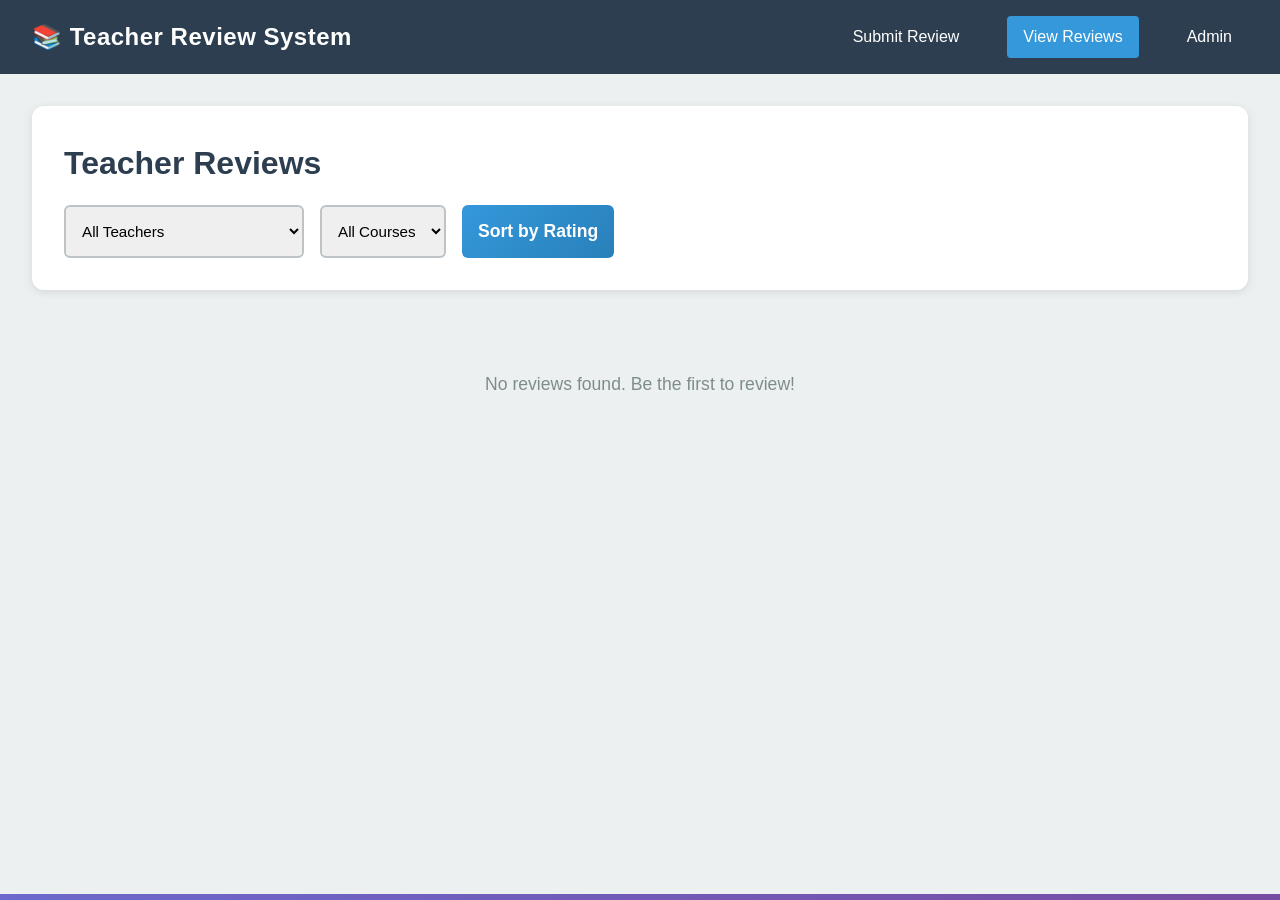
<file: view-reviews.html>
<!DOCTYPE html>
<html lang="en">
<head>
    <meta charset="UTF-8">
    <meta name="viewport" content="width=device-width, initial-scale=1.0">
    <title>View Teacher Reviews</title>
    <link rel="stylesheet" href="teacher-review.css">
</head>
<body>
    <div class="container">
        <!-- Navigation -->
        <nav class="navbar">
            <div class="logo">📚 Teacher Review System</div>
            <div class="nav-links">
                <a href="student-review.html">Submit Review</a>
                <a href="view-reviews.html" class="active">View Reviews</a>
                <a href="admin-reviews.html">Admin</a>
            </div>
        </nav>

        <!-- Main Content -->
        <main class="admin-container">
            <div class="admin-header">
                <h1>Teacher Reviews</h1>
                <div class="filters">
                    <select id="teacherFilter" onchange="filterReviews()">
                        <option value="">All Teachers</option>
                    </select>
                    <select id="courseFilter" onchange="filterReviews()">
                        <option value="">All Courses</option>
                    </select>
                    <button class="btn-submit" onclick="sortReviews()" style="width: auto; margin-top: 0;">Sort by Rating</button>
                </div>
            </div>

            <div id="reviewsList" class="reviews-list">
                <!-- Reviews will be populated here -->
            </div>

            <div id="noReviews" class="no-reviews" style="display: none;">
                No reviews found. Be the first to review!
            </div>
        </main>
    </div>

    <script src="view-reviews.js"></script>
</body>
</html>
</file>
<file: styles.css>
:root {
  --bg: #050505;
  --surface: #111111;
  --surface-soft: #1a1a1a;
  --text: #f8f0d8;
  --muted: #dacd90;
  --primary: #ffde00;
  --border: rgba(255, 222, 0, 0.18);
}

* {
  box-sizing: border-box;
}

html,
body {
  margin: 0;
  min-height: 100%;
  background: radial-gradient(circle at top, rgba(255, 222, 0, 0.12), transparent 35%),
    #050505;
  color: var(--text);
  font-family: Inter, system-ui, -apple-system, BlinkMacSystemFont, 'Segoe UI', sans-serif;
}

body {
  overflow-x: hidden;
}

img {
  max-width: 100%;
  display: block;
}

button,
input,
textarea {
  font: inherit;
}

.container {
  width: min(1140px, calc(100% - 2rem));
  margin: 0 auto;
}

.site-header {
  position: sticky;
  top: 0;
  z-index: 20;
  background: rgba(0, 0, 0, 0.96);
  border-bottom: 1px solid rgba(255, 222, 0, 0.12);
  backdrop-filter: blur(14px);
}

.header-inner {
  display: flex;
  align-items: center;
  justify-content: space-between;
  gap: 1rem;
  padding: 1rem 0;
}

.brand {
  color: var(--primary);
  text-decoration: none;
  font-weight: 800;
  letter-spacing: 0.22em;
  font-size: 1.1rem;
}

.site-nav {
  display: flex;
  flex-wrap: wrap;
  gap: 1rem;
  align-items: center;
  font-size: 0.95rem;
}

.site-nav a {
  color: var(--text);
  text-decoration: none;
  transition: color 0.2s ease;
}

.site-nav a:hover {
  color: var(--primary);
}

.menu-toggle {
  display: none;
  border: none;
  background: transparent;
  color: var(--text);
  font-size: 1.6rem;
  cursor: pointer;
}

.page-hero,
.section-bg,
.hero-section {
  padding: 5rem 0;
}

.page-hero {
  background: radial-gradient(circle at top left, rgba(255, 222, 0, 0.14), transparent 35%),
    linear-gradient(180deg, rgba(255, 255, 255, 0.04), transparent);
}

.page-hero-light {
  background: rgba(255, 255, 255, 0.02);
}

.hero-grid {
  display: grid;
  grid-template-columns: 1.4fr 0.95fr;
  gap: 2.5rem;
  align-items: center;
}

.hero-copy .eyebrow {
  margin: 0 0 1rem;
  text-transform: uppercase;
  letter-spacing: 0.24em;
  color: var(--primary);
  font-size: 0.8rem;
}

.hero-copy h1 {
  margin: 0;
  font-size: clamp(3rem, 5vw, 5rem);
  line-height: 1.05;
  letter-spacing: -0.04em;
}

.hero-copy p {
  margin: 1.4rem 0 1.8rem;
  color: var(--muted);
  max-width: 44rem;
  line-height: 1.85;
}

.hero-actions {
  display: flex;
  flex-wrap: wrap;
  gap: 1rem;
}

.hero-panel,
.hero-card {
  background: rgba(0, 0, 0, 0.84);
  border: 1px solid rgba(255, 222, 0, 0.12);
  border-radius: 30px;
  padding: 2.2rem;
  box-shadow: 0 24px 80px rgba(0, 0, 0, 0.28);
}

.hero-panel-tag,
.hero-card-label {
  display: inline-flex;
  padding: 0.5rem 1rem;
  border-radius: 999px;
  background: rgba(255, 222, 0, 0.12);
  color: var(--primary);
  font-size: 0.8rem;
  text-transform: uppercase;
  letter-spacing: 0.18em;
  margin-bottom: 1rem;
}

.hero-panel h2,
.hero-card h2 {
  margin: 0 0 1rem;
  font-size: clamp(2rem, 3vw, 2.75rem);
  line-height: 1.22;
}

.hero-panel p,
.hero-card p {
  color: var(--muted);
  margin-bottom: 1.6rem;
  line-height: 1.75;
}

.hero-panel-actions {
  display: flex;
  gap: 1rem;
  flex-wrap: wrap;
}

.hero-image {
  width: 100%;
  min-height: 220px;
  margin-bottom: 1.6rem;
  border-radius: 24px;
  display: grid;
  place-items: center;
  background: linear-gradient(135deg, rgba(255, 222, 0, 0.2), rgba(0, 0, 0, 0.35));
  border: 1px dashed rgba(255, 222, 0, 0.28);
  color: var(--primary);
  text-transform: uppercase;
  letter-spacing: 0.18em;
  font-size: 0.95rem;
}

.btn {
  display: inline-flex;
  align-items: center;
  justify-content: center;
  gap: 0.5rem;
  padding: 1rem 1.8rem;
  border-radius: 999px;
  text-decoration: none;
  font-weight: 700;
  border: 1px solid transparent;
  transition: transform 0.2s ease, background 0.2s ease, color 0.2s ease;
}

.btn:hover {
  transform: translateY(-1px);
}

.btn.primary {
  background: var(--primary);
  color: #0f172a;
}

.btn.secondary {
  background: rgba(255, 255, 255, 0.06);
  border-color: rgba(255, 222, 0, 0.25);
  color: var(--text);
}

.btn.tertiary {
  background: rgba(255, 222, 0, 0.08);
  color: var(--primary);
}

.section-bg {
  background: rgba(255, 255, 255, 0.02);
}

.section-header {
  max-width: 68rem;
  margin: 0 auto 2.5rem;
  text-align: center;
}

.section-header h2 {
  margin: 0;
  font-size: clamp(2rem, 3vw, 3rem);
  letter-spacing: -0.04em;
}

.section-header p {
  margin: 1rem auto 0;
  color: var(--muted);
  line-height: 1.8;
  max-width: 42rem;
}

.feature-grid,
.stats-grid,
.section-columns,
.gallery-grid,
.sponsor-grid {
  display: grid;
  gap: 1.5rem;
}

.feature-grid,
.sponsor-grid {
  grid-template-columns: repeat(3, minmax(0, 1fr));
}

.stats-grid {
  grid-template-columns: repeat(3, minmax(0, 1fr));
}

.section-columns {
  grid-template-columns: repeat(2, minmax(0, 1fr));
  align-items: start;
}

.feature-card,
.stat-card,
.testimonial-card,
.panel-card,
.contact-card-panel,
.sponsor-card,
.gallery-card,
.contact-card {
  background: rgba(0, 0, 0, 0.84);
  border: 1px solid rgba(255, 222, 0, 0.12);
  border-radius: 28px;
  padding: 2rem;
}

.feature-card h3,
.stat-card h3,
.sponsor-card span,
.contact-card span {
  margin: 0 0 1rem;
  display: block;
  font-size: 1rem;
  color: var(--primary);
  letter-spacing: 0.08em;
}

.feature-card p,
.testimonial-card p,
.panel-card p,
.contact-card p {
  margin: 0;
  color: var(--muted);
  line-height: 1.75;
}

.stat-card h3 {
  margin: 0 0 0.5rem;
  font-size: 2.5rem;
}

.testimonial-card {
  text-align: center;
  padding: 2.4rem;
}

.testimonial-card strong {
  display: block;
  margin-top: 1.3rem;
  color: var(--primary);
}

.list-check {
  list-style: none;
  padding: 0;
  margin: 1rem 0 0;
}

.list-check li {
  position: relative;
  padding-left: 2rem;
  margin-bottom: 1rem;
  color: var(--muted);
}

.list-check li::before {
  content: '';
  position: absolute;
  left: 0;
  top: 0.55rem;
  width: 0.65rem;
  height: 0.65rem;
  border-radius: 50%;
  background: var(--primary);
}

.inquiry-steps {
  list-style: none;
  padding: 0;
  margin: 1rem 0 0;
}

.inquiry-steps li {
  margin-bottom: 1rem;
  color: var(--muted);
}

.panel-card,
.contact-card-panel {
  display: grid;
  gap: 1rem;
}

.contact-card-panel h2 {
  margin: 0 0 0.75rem;
}

.contact-card {
  display: grid;
  gap: 0.4rem;
}

.contact-card a {
  color: var(--primary);
  text-decoration: none;
}

.contact-card p {
  margin: 0;
  color: var(--muted);
}

.sponsor-card,
.gallery-card {
  min-height: 120px;
  display: grid;
  place-items: center;
  font-weight: 700;
}

.contact-form {
  display: grid;
  gap: 1rem;
  padding: 2.25rem;
}

.contact-form label {
  display: grid;
  gap: 0.6rem;
  color: var(--text);
  font-weight: 500;
}

.contact-form input,
.contact-form textarea {
  width: 100%;
  border-radius: 18px;
  border: 1px solid rgba(255, 255, 255, 0.08);
  background: rgba(255, 255, 255, 0.04);
  color: var(--text);
  padding: 1rem 1.1rem;
}

.contact-form input:focus,
.contact-form textarea:focus {
  outline: none;
  border-color: var(--primary);
  box-shadow: 0 0 0 3px rgba(255, 222, 0, 0.12);
}

.footer-inner {
  display: flex;
  justify-content: space-between;
  align-items: center;
  gap: 1rem;
  color: var(--muted);
  padding: 1.5rem 0;
}

@media (max-width: 1040px) {
  .hero-grid,
  .feature-grid,
  .stats-grid,
  .section-columns,
  .sponsor-grid,
  .gallery-grid {
    grid-template-columns: 1fr;
  }
}

@media (max-width: 720px) {
  .header-inner {
    flex-direction: column;
    align-items: stretch;
  }

  .site-nav {
    position: absolute;
    left: 0;
    right: 0;
    top: 100%;
    background: rgba(0, 0, 0, 0.98);
    border-bottom-left-radius: 16px;
    border-bottom-right-radius: 16px;
    padding: 1rem;
    display: none;
    flex-direction: column;
    width: 100%;
    gap: 0.75rem;
    margin-top: 0.75rem;
    box-shadow: 0 18px 45px rgba(0, 0, 0, 0.25);
  }

  .site-nav.open {
    display: flex;
  }

  .menu-toggle {
    display: inline-flex;
  }
}
</file>
<file: teacher-review.css>
* {
    margin: 0;
    padding: 0;
    box-sizing: border-box;
}

:root {
    --primary-color: #2c3e50;
    --secondary-color: #3498db;
    --accent-color: #e74c3c;
    --success-color: #27ae60;
    --warning-color: #f39c12;
    --light-bg: #ecf0f1;
    --white: #ffffff;
    --text-dark: #2c3e50;
    --text-light: #7f8c8d;
    --border-color: #bdc3c7;
    --shadow: 0 2px 10px rgba(0, 0, 0, 0.1);
}

body {
    font-family: 'Segoe UI', Tahoma, Geneva, Verdana, sans-serif;
    background: linear-gradient(135deg, #667eea 0%, #764ba2 100%);
    color: var(--text-dark);
    line-height: 1.6;
    min-height: 100vh;
}

.container {
    max-width: 100%;
    margin: 0 auto;
}

/* Navigation */
.navbar {
    background-color: var(--primary-color);
    color: var(--white);
    padding: 1rem 2rem;
    display: flex;
    justify-content: space-between;
    align-items: center;
    box-shadow: var(--shadow);
}

.logo {
    font-size: 1.5rem;
    font-weight: bold;
    letter-spacing: 0.5px;
}

.nav-links {
    display: flex;
    gap: 2rem;
}

.nav-links a {
    color: var(--white);
    text-decoration: none;
    transition: color 0.3s ease;
    padding: 0.5rem 1rem;
    border-radius: 4px;
}

.nav-links a:hover,
.nav-links a.active {
    background-color: var(--secondary-color);
    color: var(--white);
}

/* Main Review Container */
.review-container {
    padding: 2rem;
    min-height: calc(100vh - 80px);
    display: flex;
    justify-content: center;
    align-items: flex-start;
}

.review-form-wrapper {
    background: var(--white);
    border-radius: 12px;
    padding: 3rem;
    box-shadow: 0 8px 32px rgba(0, 0, 0, 0.2);
    max-width: 700px;
    width: 100%;
}

.review-form-wrapper h1 {
    color: var(--primary-color);
    margin-bottom: 0.5rem;
    font-size: 2rem;
}

.subtitle {
    color: var(--text-light);
    margin-bottom: 2rem;
    font-size: 1rem;
}

/* Form Groups */
.form-group {
    margin-bottom: 1.5rem;
}

.form-group label {
    display: block;
    margin-bottom: 0.5rem;
    color: var(--text-dark);
    font-weight: 600;
    font-size: 0.95rem;
}

.form-group select,
.form-group textarea {
    width: 100%;
    padding: 0.75rem;
    border: 2px solid var(--border-color);
    border-radius: 6px;
    font-size: 0.95rem;
    font-family: inherit;
    transition: border-color 0.3s ease;
}

.form-group select:focus,
.form-group textarea:focus {
    outline: none;
    border-color: var(--secondary-color);
    box-shadow: 0 0 0 3px rgba(52, 152, 219, 0.1);
}

.form-group textarea {
    resize: vertical;
    min-height: 120px;
}

#courseInfo {
    display: block;
    margin-top: 0.5rem;
    color: var(--secondary-color);
    font-size: 0.9rem;
    font-weight: 500;
}

/* Rating Section */
.rating-section {
    border: none;
    padding: 2rem 0;
    margin-bottom: 1.5rem;
}

.rating-section legend {
    color: var(--primary-color);
    font-size: 1.3rem;
    font-weight: bold;
    margin-bottom: 1.5rem;
    display: block;
}

.rating-group {
    margin-bottom: 2rem;
}

.rating-group label {
    margin-bottom: 0.75rem;
    display: block;
    font-weight: 600;
    color: var(--text-dark);
}

.star-rating {
    display: flex;
    gap: 0.5rem;
    font-size: 2rem;
}

.star {
    cursor: pointer;
    color: var(--light-bg);
    transition: all 0.2s ease;
    text-shadow: 1px 1px 0 var(--border-color);
}

.star:hover {
    color: var(--warning-color);
    transform: scale(1.1);
    text-shadow: none;
}

.star.active {
    color: var(--warning-color);
}

/* Checkbox */
.checkbox {
    display: flex;
    align-items: flex-start;
    gap: 0.75rem;
}

.checkbox input[type="checkbox"] {
    margin-top: 0.25rem;
    width: 20px;
    height: 20px;
    cursor: pointer;
}

.checkbox label {
    margin: 0;
    font-weight: 500;
    cursor: pointer;
}

/* Button */
.btn-submit {
    width: 100%;
    padding: 1rem;
    background: linear-gradient(135deg, var(--secondary-color) 0%, #2980b9 100%);
    color: var(--white);
    border: none;
    border-radius: 6px;
    font-size: 1.1rem;
    font-weight: bold;
    cursor: pointer;
    transition: transform 0.2s ease, box-shadow 0.2s ease;
    margin-top: 1rem;
}

.btn-submit:hover {
    transform: translateY(-2px);
    box-shadow: 0 8px 16px rgba(52, 152, 219, 0.3);
}

.btn-submit:active {
    transform: translateY(0);
}

/* Messages */
.success-message,
.error-message {
    padding: 1rem;
    border-radius: 6px;
    margin-top: 1rem;
    font-weight: 600;
    text-align: center;
}

.success-message {
    background-color: rgba(39, 174, 96, 0.1);
    color: var(--success-color);
    border: 2px solid var(--success-color);
}

.error-message {
    background-color: rgba(231, 76, 60, 0.1);
    color: var(--accent-color);
    border: 2px solid var(--accent-color);
}

/* Responsive */
@media (max-width: 768px) {
    .navbar {
        flex-direction: column;
        gap: 1rem;
        padding: 1rem;
    }

    .nav-links {
        width: 100%;
        justify-content: center;
        flex-wrap: wrap;
    }

    .review-form-wrapper {
        padding: 1.5rem;
        margin: 1rem;
    }

    .review-form-wrapper h1 {
        font-size: 1.5rem;
    }

    .star-rating {
        font-size: 1.5rem;
    }
}

/* Admin View Styles */
.admin-container {
    padding: 2rem;
    background: var(--light-bg);
    min-height: calc(100vh - 80px);
}

.admin-header {
    background: var(--white);
    padding: 2rem;
    border-radius: 12px;
    margin-bottom: 2rem;
    box-shadow: var(--shadow);
}

.admin-header h1 {
    color: var(--primary-color);
    margin-bottom: 1rem;
}

.filters {
    display: flex;
    gap: 1rem;
    flex-wrap: wrap;
}

.filters select {
    padding: 0.75rem;
    border: 2px solid var(--border-color);
    border-radius: 6px;
    font-size: 0.95rem;
}

.review-card {
    background: var(--white);
    padding: 1.5rem;
    border-radius: 8px;
    margin-bottom: 1.5rem;
    box-shadow: var(--shadow);
    border-left: 4px solid var(--secondary-color);
}

.review-header {
    display: flex;
    justify-content: space-between;
    align-items: flex-start;
    margin-bottom: 1rem;
}

.teacher-name {
    font-size: 1.2rem;
    font-weight: bold;
    color: var(--primary-color);
}

.course-badge {
    background: var(--secondary-color);
    color: var(--white);
    padding: 0.3rem 0.8rem;
    border-radius: 20px;
    font-size: 0.85rem;
}

.rating-display {
    display: grid;
    grid-template-columns: repeat(auto-fit, minmax(150px, 1fr));
    gap: 1rem;
    margin: 1rem 0;
}

.rating-item {
    text-align: center;
}

.rating-item-label {
    font-size: 0.85rem;
    color: var(--text-light);
    margin-bottom: 0.5rem;
}

.rating-stars {
    color: var(--warning-color);
    font-size: 1.5rem;
}

.review-comment {
    background: var(--light-bg);
    padding: 1rem;
    border-radius: 6px;
    margin-top: 1rem;
    font-style: italic;
    color: var(--text-dark);
    border-left: 3px solid var(--secondary-color);
}

.review-meta {
    font-size: 0.85rem;
    color: var(--text-light);
    margin-top: 1rem;
}

.btn-delete {
    background-color: var(--accent-color);
    color: var(--white);
    border: none;
    padding: 0.5rem 1rem;
    border-radius: 4px;
    cursor: pointer;
    font-size: 0.85rem;
    transition: background-color 0.3s ease;
}

.btn-delete:hover {
    background-color: #c0392b;
}

.stats-grid {
    display: grid;
    grid-template-columns: repeat(auto-fit, minmax(200px, 1fr));
    gap: 1.5rem;
    margin-bottom: 2rem;
}

.stat-card {
    background: var(--white);
    padding: 1.5rem;
    border-radius: 8px;
    text-align: center;
    box-shadow: var(--shadow);
}

.stat-number {
    font-size: 2rem;
    font-weight: bold;
    color: var(--secondary-color);
}

.stat-label {
    color: var(--text-light);
    margin-top: 0.5rem;
}

.no-reviews {
    text-align: center;
    padding: 3rem 1.5rem;
    color: var(--text-light);
    font-size: 1.1rem;
}
</file>
<file: admin.css>
:root {
  --bg: #060814;
  --surface: #111827;
  --surface-strong: #1f2937;
  --text: #f8fafc;
  --muted: #94a3b8;
  --primary: #f97316;
  --border: rgba(148, 163, 184, 0.18);
}

* {
  box-sizing: border-box;
}

html, body {
  margin: 0;
  min-height: 100%;
  background: radial-gradient(circle at top, #0b1220 0%, #060814 60%);
  color: var(--text);
  font-family: Inter, system-ui, -apple-system, BlinkMacSystemFont, 'Segoe UI', sans-serif;
}

.container {
  width: min(1120px, calc(100% - 2rem));
  margin: 0 auto;
}

.admin-header {
  background: rgba(5, 8, 20, 0.96);
  border-bottom: 1px solid rgba(255,255,255,0.08);
}

.admin-header-inner {
  display: flex;
  align-items: center;
  justify-content: space-between;
  gap: 1rem;
  padding: 1rem 0;
}

.admin-nav {
  display: flex;
  flex-wrap: wrap;
  gap: 1rem;
}

.admin-nav a,
.brand {
  color: var(--text);
  text-decoration: none;
  font-weight: 600;
}

.admin-hero {
  padding: 2.5rem 0;
}

.admin-hero h1 {
  margin: 0;
  font-size: clamp(2.4rem, 4vw, 3.4rem);
}

.admin-hero p {
  margin: 1rem 0 0;
  color: var(--muted);
  max-width: 43rem;
}

.card {
  background: rgba(15, 23, 42, 0.92);
  border: 1px solid rgba(255,255,255,0.08);
  border-radius: 24px;
  padding: 2rem;
  margin-bottom: 2rem;
}

.admin-login {
  padding: 2rem 0;
}

.admin-login h2,
.section-header h2 {
  margin-top: 0;
}

label {
  display: grid;
  gap: 0.5rem;
  margin-bottom: 1rem;
  color: var(--text);
}

input,
textarea {
  width: 100%;
  padding: 0.95rem 1rem;
  border-radius: 16px;
  border: 1px solid rgba(255,255,255,0.08);
  background: #0d1628;
  color: var(--text);
}

button {
  border: none;
  border-radius: 999px;
  padding: 0.95rem 1.6rem;
  cursor: pointer;
  background: linear-gradient(135deg, #fb923c, #f97316);
  color: white;
  font-weight: 600;
}

.note {
  margin-top: 1.25rem;
  color: var(--muted);
}

.hidden {
  display: none;
}

.dashboard-grid {
  display: grid;
  grid-template-columns: repeat(3, minmax(0, 1fr));
  gap: 1rem;
}

.dashboard-card {
  background: rgba(255,255,255,0.03);
  border: 1px solid rgba(255,255,255,0.08);
  border-radius: 22px;
  padding: 1.75rem;
}

.dashboard-card h3 {
  margin: 0 0 0.5rem;
  font-size: 1rem;
  color: var(--muted);
}

.dashboard-card p {
  margin: 0;
  font-size: 2.25rem;
  font-weight: 700;
}

.section-header {
  margin-bottom: 1.5rem;
}

.table-card {
  overflow-x: auto;
  background: rgba(15, 23, 42, 0.92);
  border: 1px solid rgba(255,255,255,0.08);
  border-radius: 24px;
  padding: 1rem;
}

table {
  width: 100%;
  border-collapse: collapse;
}

th,
td {
  padding: 1rem;
  border-bottom: 1px solid rgba(255,255,255,0.05);
  text-align: left;
}

th {
  color: var(--muted);
  font-size: 0.95rem;
}

td button {
  margin-right: 0.5rem;
  margin-top: 0.25rem;
  background: rgba(255,255,255,0.08);
  color: var(--text);
}

.inquiry-list article {
  display: flex;
  justify-content: space-between;
  gap: 1rem;
  padding: 1rem;
  border-radius: 20px;
  background: rgba(255,255,255,0.03);
  margin-bottom: 1rem;
}

.inquiry-list strong {
  display: block;
  margin-bottom: 0.35rem;
}

.admin-footer {
  padding: 1.5rem 0;
  border-top: 1px solid rgba(255,255,255,0.08);
}

@media (max-width: 900px) {
  .dashboard-grid,
  .admin-nav {
    grid-template-columns: 1fr;
    display: grid;
  }
}

@media (max-width: 720px) {
  .admin-header-inner {
    flex-direction: column;
    align-items: flex-start;
  }

  .dashboard-grid {
    grid-template-columns: 1fr;
  }
}
</file>
